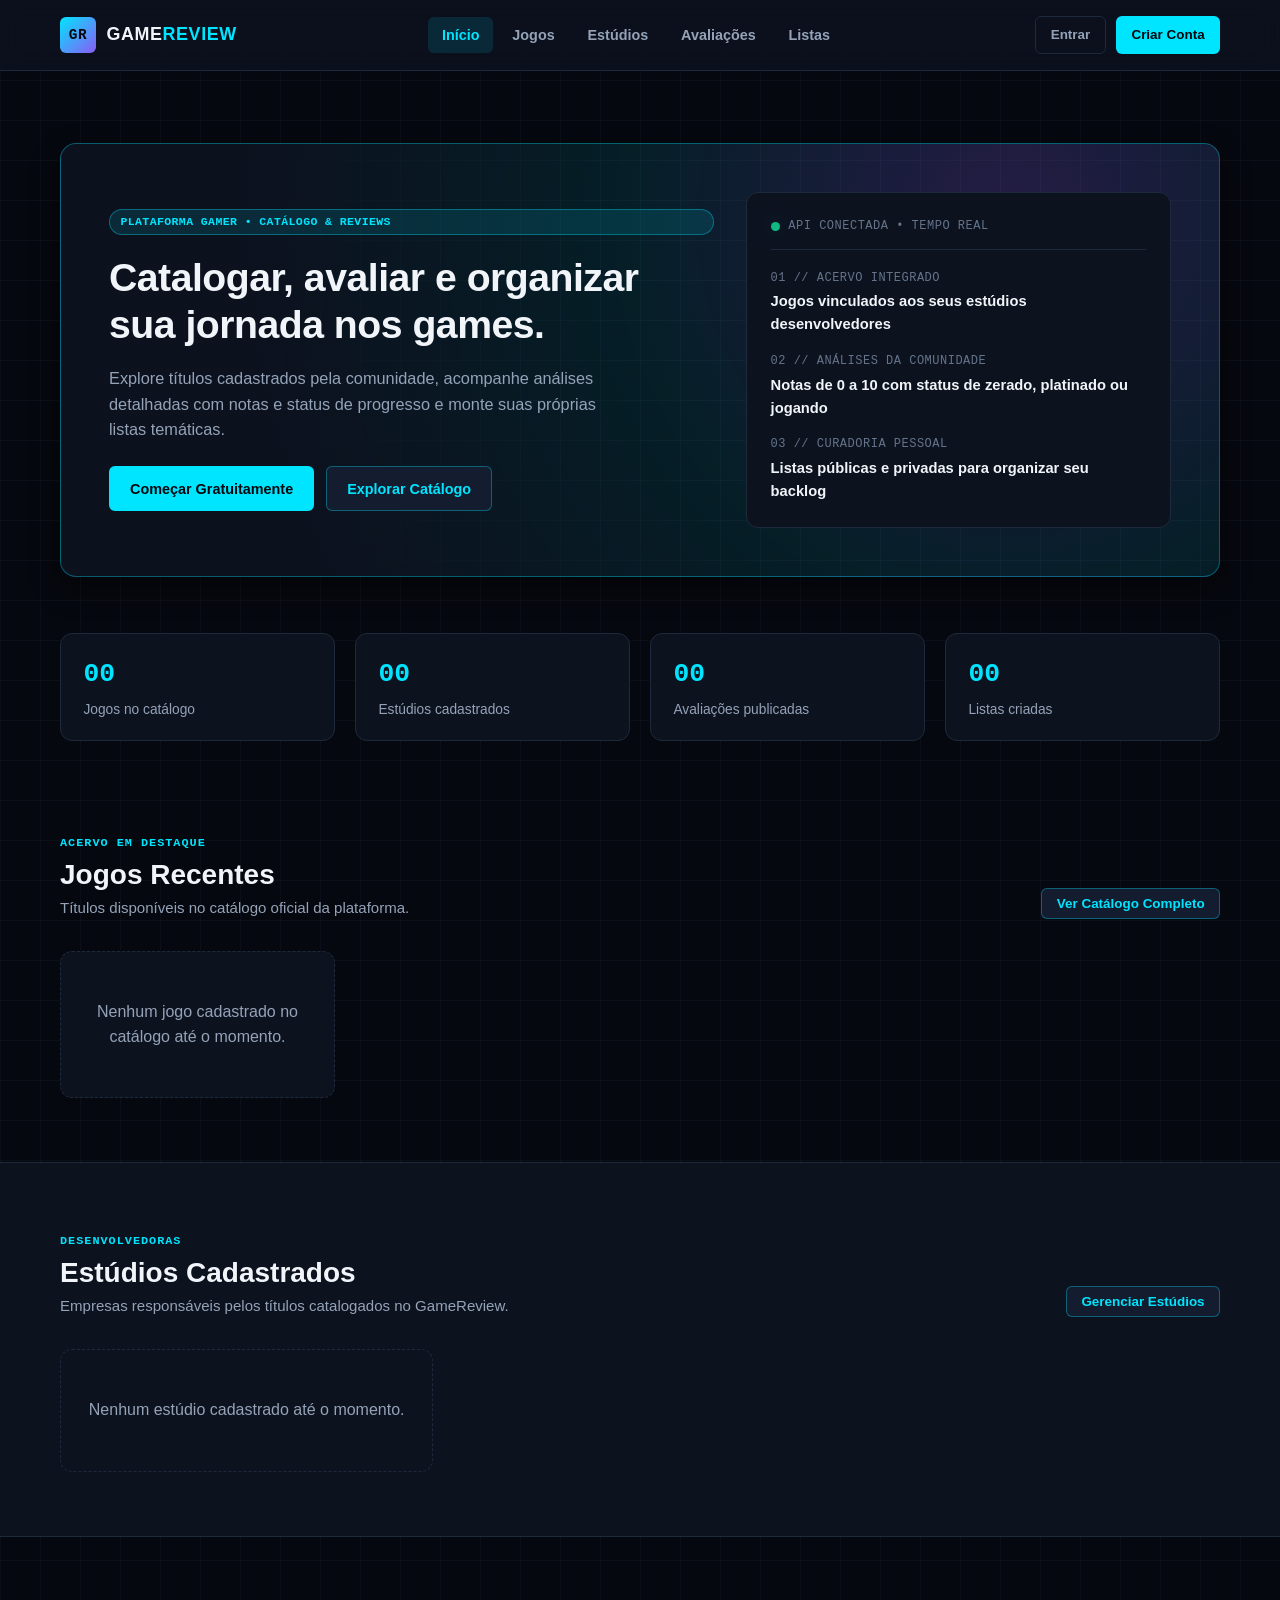
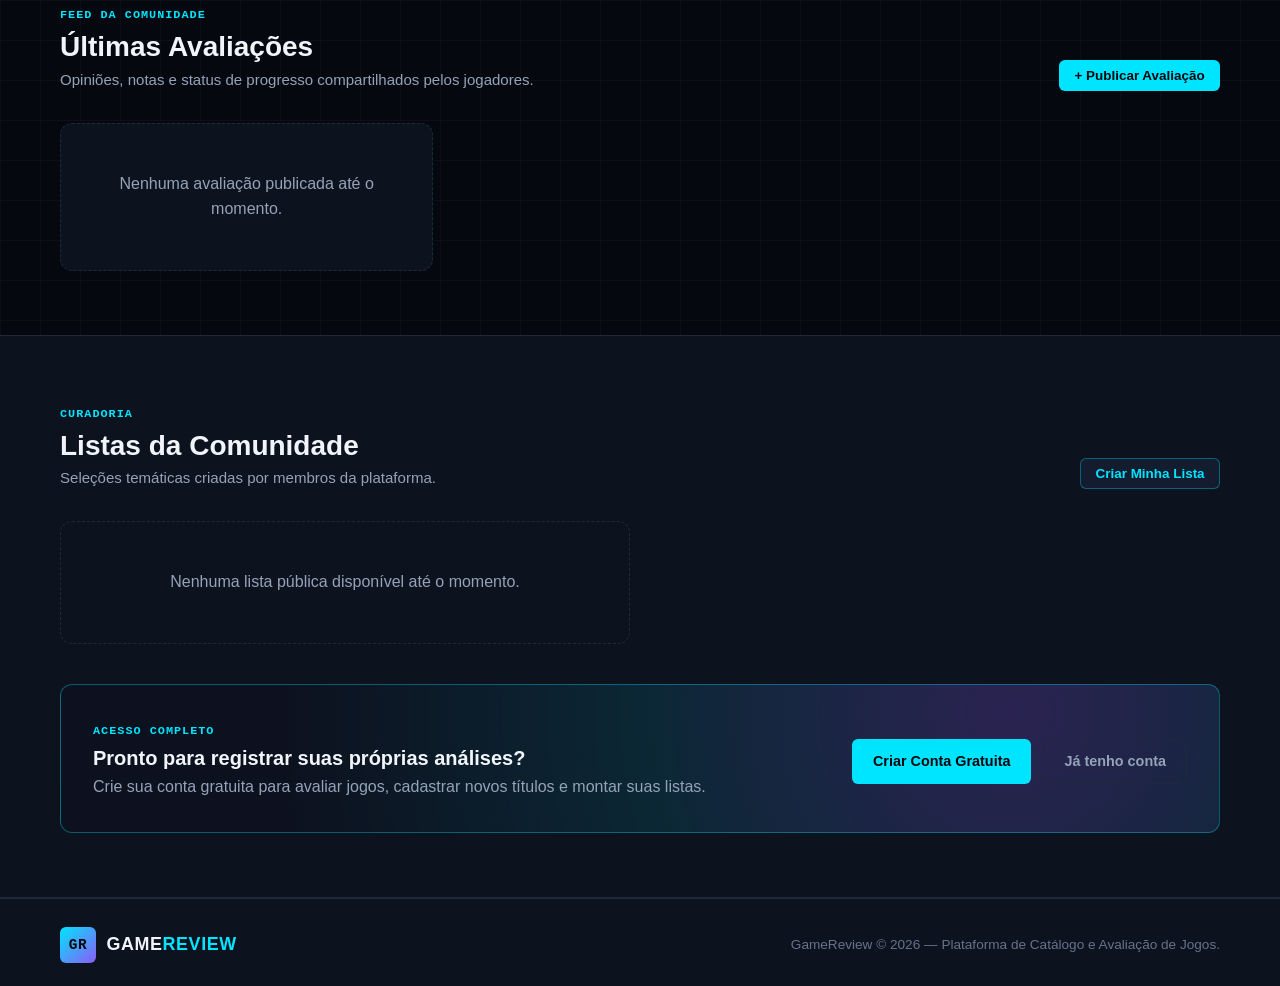
<file: index.html>
<!DOCTYPE html>
<html lang="pt-BR">
<head>
    <meta charset="UTF-8">
    <meta name="viewport" content="width=device-width, initial-scale=1.0">
    <title>GameReview — Catálogo e Avaliações da Comunidade</title>
    <link rel="stylesheet" href="css/style.css">
</head>
<body>
    <header class="site-header">
        <div class="container header-inner">
            <a href="index.html" class="brand">
                <span class="brand-mark">GR</span>
                <span class="brand-name">GAME<span class="brand-accent">REVIEW</span></span>
            </a>

            <button type="button" id="menu-toggle" class="menu-toggle" aria-label="Abrir menu" aria-expanded="false">
                <span class="menu-bar"></span>
                <span class="menu-bar"></span>
                <span class="menu-bar"></span>
            </button>

            <nav id="nav-menu" class="nav-menu" aria-label="Navegação principal">
                <a href="#inicio" class="nav-link active">Início</a>
                <a href="#catalogo" class="nav-link">Jogos</a>
                <a href="#estudios" class="nav-link">Estúdios</a>
                <a href="#avaliacoes" class="nav-link">Avaliações</a>
                <a href="#listas" class="nav-link">Listas</a>
                <div id="home-mobile-auth" class="nav-auth-mobile">
                    <a href="login.html" class="btn btn-ghost btn-sm">Entrar</a>
                    <a href="cadastro.html" class="btn btn-primary btn-sm">Criar Conta</a>
                </div>
            </nav>

            <div id="home-header-actions" class="header-actions">
                <a href="login.html" class="btn btn-ghost btn-sm">Entrar</a>
                <a href="cadastro.html" class="btn btn-primary btn-sm">Criar Conta</a>
            </div>
        </div>
    </header>

    <main class="site-main">
        <section id="inicio" class="hero">
            <div class="container">
                <div class="hero-grid">
                    <div class="hero-content">
                        <span class="badge badge-cyan">PLATAFORMA GAMER • CATÁLOGO & REVIEWS</span>
                        <h1>Catalogar, avaliar e organizar sua jornada nos games.</h1>
                        <p>Explore títulos cadastrados pela comunidade, acompanhe análises detalhadas com notas e status de progresso e monte suas próprias listas temáticas.</p>
                        <div class="hero-actions">
                            <a href="cadastro.html" id="hero-primary-cta" class="btn btn-primary">Começar Gratuitamente</a>
                            <a href="#catalogo" class="btn btn-secondary">Explorar Catálogo</a>
                        </div>
                    </div>

                    <aside class="hero-panel" aria-label="Resumo da plataforma">
                        <div class="hero-panel-header">
                            <span class="status-dot"></span>
                            <span class="mono-label">API CONECTADA • TEMPO REAL</span>
                        </div>
                        <div class="hero-panel-list">
                            <div class="hero-panel-item">
                                <span class="mono-label">01 // ACERVO INTEGRADO</span>
                                <strong>Jogos vinculados aos seus estúdios desenvolvedores</strong>
                            </div>
                            <div class="hero-panel-item">
                                <span class="mono-label">02 // ANÁLISES DA COMUNIDADE</span>
                                <strong>Notas de 0 a 10 com status de zerado, platinado ou jogando</strong>
                            </div>
                            <div class="hero-panel-item">
                                <span class="mono-label">03 // CURADORIA PESSOAL</span>
                                <strong>Listas públicas e privadas para organizar seu backlog</strong>
                            </div>
                        </div>
                    </aside>
                </div>
            </div>
        </section>

        <section class="stats-strip" aria-label="Indicadores da plataforma">
            <div class="container">
                <div class="grid-4">
                    <div class="stat-card">
                        <span id="stat-games" class="stat-value">--</span>
                        <span class="stat-label">Jogos no catálogo</span>
                    </div>
                    <div class="stat-card">
                        <span id="stat-studios" class="stat-value">--</span>
                        <span class="stat-label">Estúdios cadastrados</span>
                    </div>
                    <div class="stat-card">
                        <span id="stat-reviews" class="stat-value">--</span>
                        <span class="stat-label">Avaliações publicadas</span>
                    </div>
                    <div class="stat-card">
                        <span id="stat-lists" class="stat-value">--</span>
                        <span class="stat-label">Listas criadas</span>
                    </div>
                </div>
            </div>
        </section>

        <section id="catalogo" class="section-block">
            <div class="container">
                <div class="home-section-header">
                    <div>
                        <span class="section-kicker">ACERVO EM DESTAQUE</span>
                        <h2>Jogos Recentes</h2>
                        <p>Títulos disponíveis no catálogo oficial da plataforma.</p>
                    </div>
                    <button type="button" class="btn btn-secondary btn-sm" data-auth-target="jogos.html" data-visitor-restricted="cadastrar ou gerenciar jogos">Ver Catálogo Completo</button>
                </div>

                <div id="home-games-grid" class="grid-4">
                    <div class="empty-state">
                        <p>Carregando jogos do catálogo...</p>
                    </div>
                </div>
            </div>
        </section>

        <section id="estudios" class="section-block section-alt">
            <div class="container">
                <div class="home-section-header">
                    <div>
                        <span class="section-kicker">DESENVOLVEDORAS</span>
                        <h2>Estúdios Cadastrados</h2>
                        <p>Empresas responsáveis pelos títulos catalogados no GameReview.</p>
                    </div>
                    <button type="button" class="btn btn-secondary btn-sm" data-auth-target="estudios.html" data-visitor-restricted="explorar ou cadastrar estúdios">Gerenciar Estúdios</button>
                </div>

                <div id="home-studios-grid" class="grid-3">
                    <div class="empty-state">
                        <p>Carregando estúdios cadastrados...</p>
                    </div>
                </div>
            </div>
        </section>

        <section id="avaliacoes" class="section-block">
            <div class="container">
                <div class="home-section-header">
                    <div>
                        <span class="section-kicker">FEED DA COMUNIDADE</span>
                        <h2>Últimas Avaliações</h2>
                        <p>Opiniões, notas e status de progresso compartilhados pelos jogadores.</p>
                    </div>
                    <button type="button" class="btn btn-primary btn-sm" data-auth-target="avaliacoes.html" data-visitor-restricted="publicar uma avaliação">+ Publicar Avaliação</button>
                </div>

                <div id="home-reviews-grid" class="grid-3">
                    <div class="empty-state">
                        <p>Carregando avaliações recentes...</p>
                    </div>
                </div>
            </div>
        </section>

        <section id="listas" class="section-block section-alt">
            <div class="container">
                <div class="home-section-header">
                    <div>
                        <span class="section-kicker">CURADORIA</span>
                        <h2>Listas da Comunidade</h2>
                        <p>Seleções temáticas criadas por membros da plataforma.</p>
                    </div>
                    <button type="button" class="btn btn-secondary btn-sm" data-auth-target="listas.html" data-visitor-restricted="criar ou gerenciar listas">Criar Minha Lista</button>
                </div>

                <div id="home-lists-grid" class="grid-2">
                    <div class="empty-state">
                        <p>Carregando listas da comunidade...</p>
                    </div>
                </div>

                <div class="home-cta-box">
                    <div>
                        <span class="section-kicker">ACESSO COMPLETO</span>
                        <h3>Pronto para registrar suas próprias análises?</h3>
                        <p>Crie sua conta gratuita para avaliar jogos, cadastrar novos títulos e montar suas listas.</p>
                    </div>
                    <div class="hero-actions">
                        <a href="cadastro.html" class="btn btn-primary">Criar Conta Gratuita</a>
                        <a href="login.html" class="btn btn-ghost">Já tenho conta</a>
                    </div>
                </div>
            </div>
        </section>
    </main>

    <footer class="site-footer">
        <div class="container footer-inner">
            <div class="brand">
                <span class="brand-mark">GR</span>
                <span class="brand-name">GAME<span class="brand-accent">REVIEW</span></span>
            </div>
            <p class="footer-copy">GameReview © 2026 — Plataforma de Catálogo e Avaliação de Jogos.</p>
        </div>
    </footer>

    <div id="visitor-toast" class="visitor-toast hidden" role="alert">
        <div class="visitor-toast-header">
            <span class="badge badge-cyan">MODO VISITANTE</span>
            <button type="button" id="close-visitor-toast" class="toast-close" aria-label="Fechar aviso">×</button>
        </div>
        <p id="visitor-toast-text" class="visitor-toast-text">Entre na sua conta para interagir com a plataforma.</p>
        <div class="visitor-toast-actions">
            <a href="login.html" class="btn btn-primary btn-sm">Entrar</a>
            <a href="cadastro.html" class="btn btn-secondary btn-sm">Criar Conta</a>
        </div>
    </div>

    <script src="js/api.js"></script>
    <script src="js/ui.js"></script>
</body>
</html>
</file>
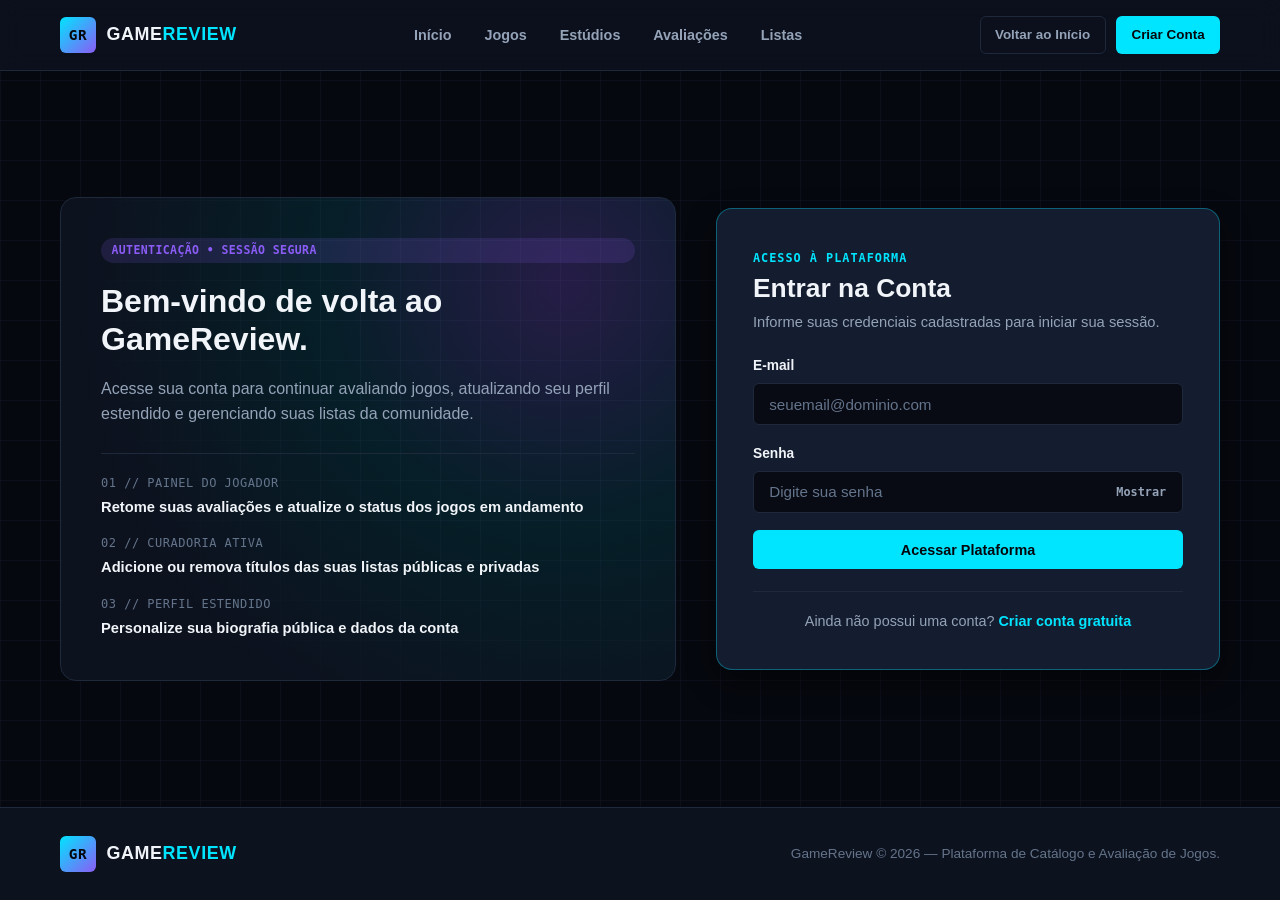
<file: avaliacoes.html>
<!DOCTYPE html>
<html lang="pt-BR">
<head>
    <meta charset="UTF-8">
    <meta name="viewport" content="width=device-width, initial-scale=1.0">
    <title>Avaliações da Comunidade — GameReview</title>
    <link rel="stylesheet" href="css/style.css">
</head>
<body>
    <header class="site-header">
        <div class="container header-inner">
            <a href="index.html" class="brand">
                <span class="brand-mark">GR</span>
                <span class="brand-name">GAME<span class="brand-accent">REVIEW</span></span>
            </a>

            <button type="button" id="menu-toggle" class="menu-toggle" aria-label="Abrir menu" aria-expanded="false">
                <span class="menu-bar"></span>
                <span class="menu-bar"></span>
                <span class="menu-bar"></span>
            </button>

            <nav id="nav-menu" class="nav-menu" aria-label="Navegação principal">
                <a href="jogos.html" class="nav-link">Jogos</a>
                <a href="estudios.html" class="nav-link">Estúdios</a>
                <a href="avaliacoes.html" class="nav-link active">Avaliações</a>
                <a href="listas.html" class="nav-link">Listas</a>
                <a href="perfil.html" class="nav-link">Meu Perfil</a>
                <div class="nav-auth-mobile">
                    <span class="user-badge">
                        <span class="user-badge-name">@jogador</span>
                        <span class="user-badge-id">#00</span>
                    </span>
                    <a href="index.html" class="btn btn-ghost btn-sm" data-logout>Sair</a>
                </div>
            </nav>

            <div class="header-actions">
                <div class="user-badge">
                    <span class="user-badge-name">@jogador</span>
                    <span class="user-badge-id">#00</span>
                </div>
                <a href="index.html" class="btn btn-ghost btn-sm" data-logout>Sair</a>
            </div>
        </div>
    </header>

    <main class="site-main">
        <section class="section-block">
            <div class="container">
                <div class="page-header">
                    <div>
                        <span class="section-kicker">FEED DA COMUNIDADE</span>
                        <h1>Avaliações de Jogos</h1>
                        <p>Compartilhe suas notas, status de progresso e análises detalhadas sobre os títulos do catálogo.</p>
                    </div>
                    <button type="button" class="btn btn-primary" data-open-modal="review-modal" data-modal-mode="create">+ Nova Avaliação</button>
                </div>

                <div id="reviews-feedback" class="form-feedback section-feedback hidden" role="status" aria-live="polite"></div>

                <form id="filter-reviews-form" class="toolbar">
                    <select id="filter-reviews-game" class="form-select">
                        <option value="">Todos os jogos cadastrados</option>
                    </select>
                    <button type="submit" class="btn btn-secondary">Filtrar</button>
                    <button type="button" id="reset-reviews-filter" class="btn btn-ghost">Limpar</button>
                </form>

                <div id="reviews-grid" class="grid-3">
                    <div class="empty-state">
                        <p>Carregando avaliações publicadas...</p>
                    </div>
                </div>

                <div id="reviews-empty-state" class="empty-state hidden">
                    <p>Nenhuma avaliação encontrada para o filtro aplicado.</p>
                </div>
            </div>
        </section>
    </main>

    <footer class="site-footer">
        <div class="container footer-inner">
            <div class="brand">
                <span class="brand-mark">GR</span>
                <span class="brand-name">GAME<span class="brand-accent">REVIEW</span></span>
            </div>
            <p class="footer-copy">GameReview © 2026 — Plataforma de Catálogo e Avaliação de Jogos.</p>
        </div>
    </footer>

    <div id="review-modal" class="modal-backdrop hidden" role="dialog" aria-modal="true" aria-labelledby="review-modal-title">
        <div class="modal-dialog">
            <div class="modal-header">
                <div>
                    <span class="section-kicker">REGISTRAR ANÁLISE</span>
                    <h2 id="review-modal-title">Nova Avaliação</h2>
                </div>
                <button type="button" class="toast-close" data-close-modal aria-label="Fechar modal">×</button>
            </div>

            <div id="review-modal-feedback" class="form-feedback hidden" role="alert"></div>

            <form id="review-form" class="auth-form">
                <input type="hidden" id="review-id" name="id">

                <div class="form-group">
                    <div class="flex-between">
                        <label for="review-game" class="form-label">Jogo avaliado *</label>
                        <button type="button" id="reload-review-games" class="btn btn-ghost btn-sm hidden">Recarregar jogos</button>
                    </div>
                    <select id="review-game" name="jogoId" class="form-select" required>
                        <option value="">Carregando jogos...</option>
                    </select>
                </div>

                <div class="form-row">
                    <div class="form-group">
                        <label for="review-score" class="form-label">Nota (0 a 10) *</label>
                        <input type="number" id="review-score" name="nota" class="form-input" placeholder="Ex: 9.5" min="0" max="10" step="0.1" required>
                    </div>

                    <div class="form-group">
                        <label for="review-status" class="form-label">Status de progresso *</label>
                        <select id="review-status" name="status" class="form-select" required>
                            <option value="JOGANDO">Jogando</option>
                            <option value="ZERADO">Zerado</option>
                            <option value="PLATINADO">Platinado</option>
                            <option value="ABANDONADO">Abandonado</option>
                            <option value="QUERO_JOGAR">Quero Jogar</option>
                        </select>
                    </div>
                </div>

                <div class="form-group">
                    <label for="review-comment" class="form-label">Comentário da análise *</label>
                    <textarea id="review-comment" name="comentario" class="form-input form-textarea" placeholder="Escreva sua opinião sobre jogabilidade, história, trilha sonora e desempenho..." required></textarea>
                </div>

                <div class="modal-footer">
                    <button type="button" class="btn btn-ghost" data-close-modal>Cancelar</button>
                    <button type="submit" class="btn btn-primary">Publicar Avaliação</button>
                </div>
            </form>
        </div>
    </div>

    <div id="delete-review-modal" class="modal-backdrop hidden" role="dialog" aria-modal="true" aria-labelledby="delete-review-title">
        <div class="modal-dialog">
            <div class="modal-header">
                <div>
                    <span class="section-kicker">CONFIRMAÇÃO DE EXCLUSÃO</span>
                    <h2 id="delete-review-title">Excluir Avaliação</h2>
                </div>
                <button type="button" class="toast-close" data-close-modal aria-label="Fechar modal">×</button>
            </div>

            <p>Tem certeza de que deseja excluir sua avaliação do jogo <strong id="delete-review-name"></strong>? Esta ação não poderá ser desfeita.</p>
            <input type="hidden" id="delete-review-id">

            <div class="modal-footer">
                <button type="button" class="btn btn-ghost" data-close-modal>Cancelar</button>
                <button type="button" id="confirm-delete-review" class="btn btn-danger">Confirmar Exclusão</button>
            </div>
        </div>
    </div>

    <script src="js/api.js"></script>
    <script src="js/ui.js"></script>
</body>
</html>
</file>
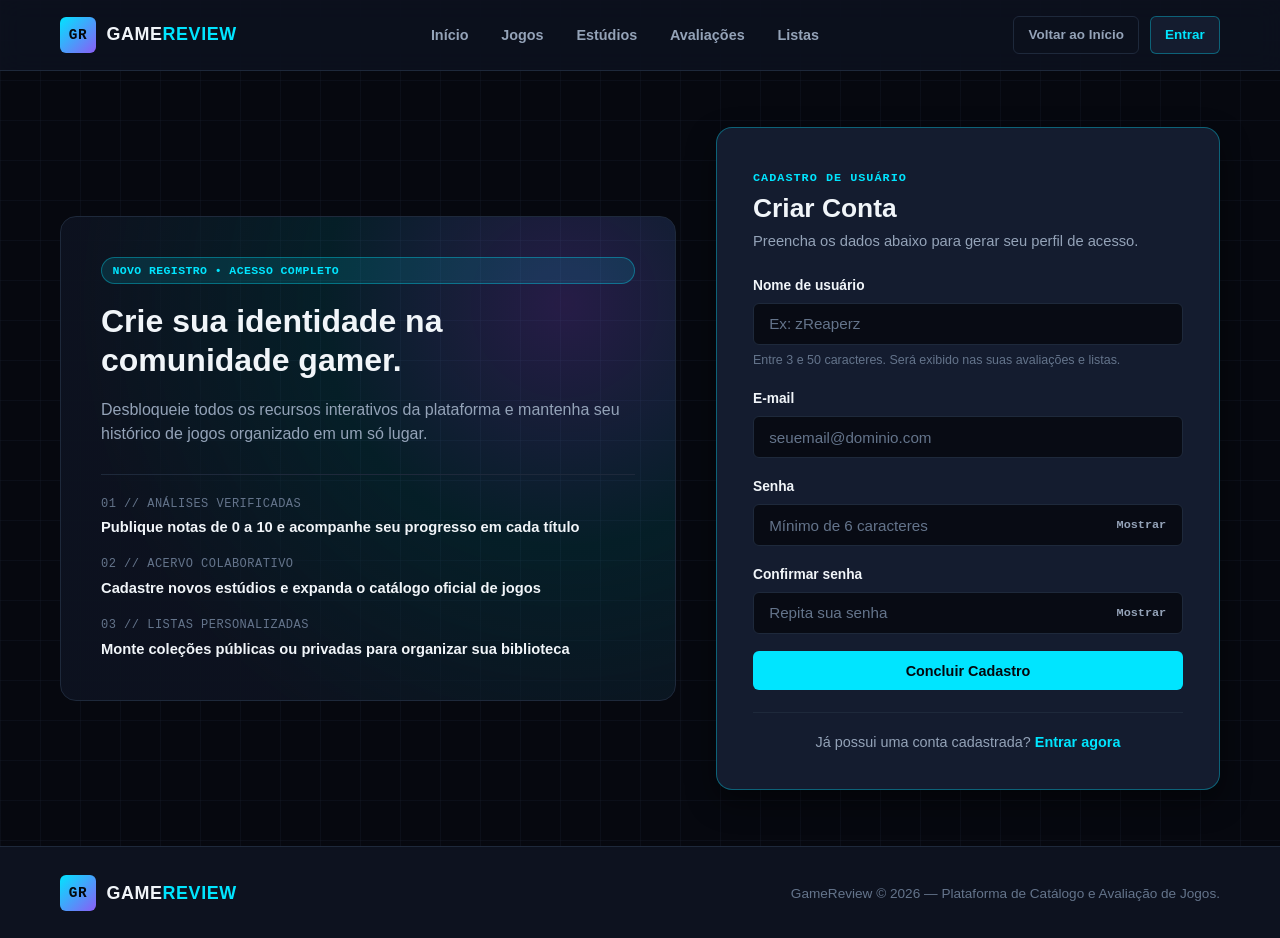
<file: cadastro.html>
<!DOCTYPE html>
<html lang="pt-BR">
<head>
    <meta charset="UTF-8">
    <meta name="viewport" content="width=device-width, initial-scale=1.0">
    <title>Criar Conta — GameReview</title>
    <link rel="stylesheet" href="css/style.css">
</head>
<body>
    <header class="site-header">
        <div class="container header-inner">
            <a href="index.html" class="brand">
                <span class="brand-mark">GR</span>
                <span class="brand-name">GAME<span class="brand-accent">REVIEW</span></span>
            </a>

            <button type="button" id="menu-toggle" class="menu-toggle" aria-label="Abrir menu" aria-expanded="false">
                <span class="menu-bar"></span>
                <span class="menu-bar"></span>
                <span class="menu-bar"></span>
            </button>

            <nav id="nav-menu" class="nav-menu" aria-label="Navegação principal">
                <a href="index.html#inicio" class="nav-link">Início</a>
                <a href="index.html#catalogo" class="nav-link">Jogos</a>
                <a href="index.html#estudios" class="nav-link">Estúdios</a>
                <a href="index.html#avaliacoes" class="nav-link">Avaliações</a>
                <a href="index.html#listas" class="nav-link">Listas</a>
                <div class="nav-auth-mobile">
                    <a href="login.html" class="btn btn-ghost btn-sm">Entrar</a>
                    <a href="cadastro.html" class="btn btn-primary btn-sm">Criar Conta</a>
                </div>
            </nav>

            <div class="header-actions">
                <a href="index.html" class="btn btn-ghost btn-sm">Voltar ao Início</a>
                <a href="login.html" class="btn btn-secondary btn-sm">Entrar</a>
            </div>
        </div>
    </header>

    <main class="site-main auth-main">
        <div class="container auth-layout">
            <aside class="auth-aside" aria-label="Benefícios da conta">
                <span class="badge badge-cyan">NOVO REGISTRO • ACESSO COMPLETO</span>
                <h1>Crie sua identidade na comunidade gamer.</h1>
                <p>Desbloqueie todos os recursos interativos da plataforma e mantenha seu histórico de jogos organizado em um só lugar.</p>

                <div class="auth-aside-list">
                    <div class="auth-aside-item">
                        <span class="mono-label">01 // ANÁLISES VERIFICADAS</span>
                        <strong>Publique notas de 0 a 10 e acompanhe seu progresso em cada título</strong>
                    </div>
                    <div class="auth-aside-item">
                        <span class="mono-label">02 // ACERVO COLABORATIVO</span>
                        <strong>Cadastre novos estúdios e expanda o catálogo oficial de jogos</strong>
                    </div>
                    <div class="auth-aside-item">
                        <span class="mono-label">03 // LISTAS PERSONALIZADAS</span>
                        <strong>Monte coleções públicas ou privadas para organizar sua biblioteca</strong>
                    </div>
                </div>
            </aside>

            <section class="auth-card" aria-labelledby="register-title">
                <div class="auth-header">
                    <span class="section-kicker">CADASTRO DE USUÁRIO</span>
                    <h2 id="register-title">Criar Conta</h2>
                    <p>Preencha os dados abaixo para gerar seu perfil de acesso.</p>
                </div>

                <div id="auth-feedback" class="form-feedback hidden" role="status" aria-live="polite"></div>

                <form id="register-form" class="auth-form">
                    <div class="form-group">
                        <label for="register-username" class="form-label">Nome de usuário</label>
                        <input type="text" id="register-username" name="userName" class="form-input" placeholder="Ex: zReaperz" minlength="3" maxlength="50" required>
                        <span class="form-hint">Entre 3 e 50 caracteres. Será exibido nas suas avaliações e listas.</span>
                    </div>

                    <div class="form-group">
                        <label for="register-email" class="form-label">E-mail</label>
                        <input type="email" id="register-email" name="email" class="form-input" placeholder="seuemail@dominio.com" required>
                    </div>

                    <div class="form-group">
                        <label for="register-password" class="form-label">Senha</label>
                        <div class="input-wrapper">
                            <input type="password" id="register-password" name="senha" class="form-input" placeholder="Mínimo de 6 caracteres" minlength="6" required>
                            <button type="button" class="input-toggle-btn" data-toggle-password="register-password" aria-pressed="false">Mostrar</button>
                        </div>
                    </div>

                    <div class="form-group">
                        <label for="register-confirm-password" class="form-label">Confirmar senha</label>
                        <div class="input-wrapper">
                            <input type="password" id="register-confirm-password" name="confirmarSenha" class="form-input" placeholder="Repita sua senha" minlength="6" required>
                            <button type="button" class="input-toggle-btn" data-toggle-password="register-confirm-password" aria-pressed="false">Mostrar</button>
                        </div>
                    </div>

                    <button type="submit" class="btn btn-primary btn-full">Concluir Cadastro</button>
                </form>

                <div class="auth-footer">
                    <p>Já possui uma conta cadastrada? <a href="login.html" class="auth-link">Entrar agora</a></p>
                </div>
            </section>
        </div>
    </main>

    <footer class="site-footer">
        <div class="container footer-inner">
            <div class="brand">
                <span class="brand-mark">GR</span>
                <span class="brand-name">GAME<span class="brand-accent">REVIEW</span></span>
            </div>
            <p class="footer-copy">GameReview © 2026 — Plataforma de Catálogo e Avaliação de Jogos.</p>
        </div>
    </footer>

    <script src="js/api.js"></script>
    <script src="js/ui.js"></script>
</body>
</html>
</file>
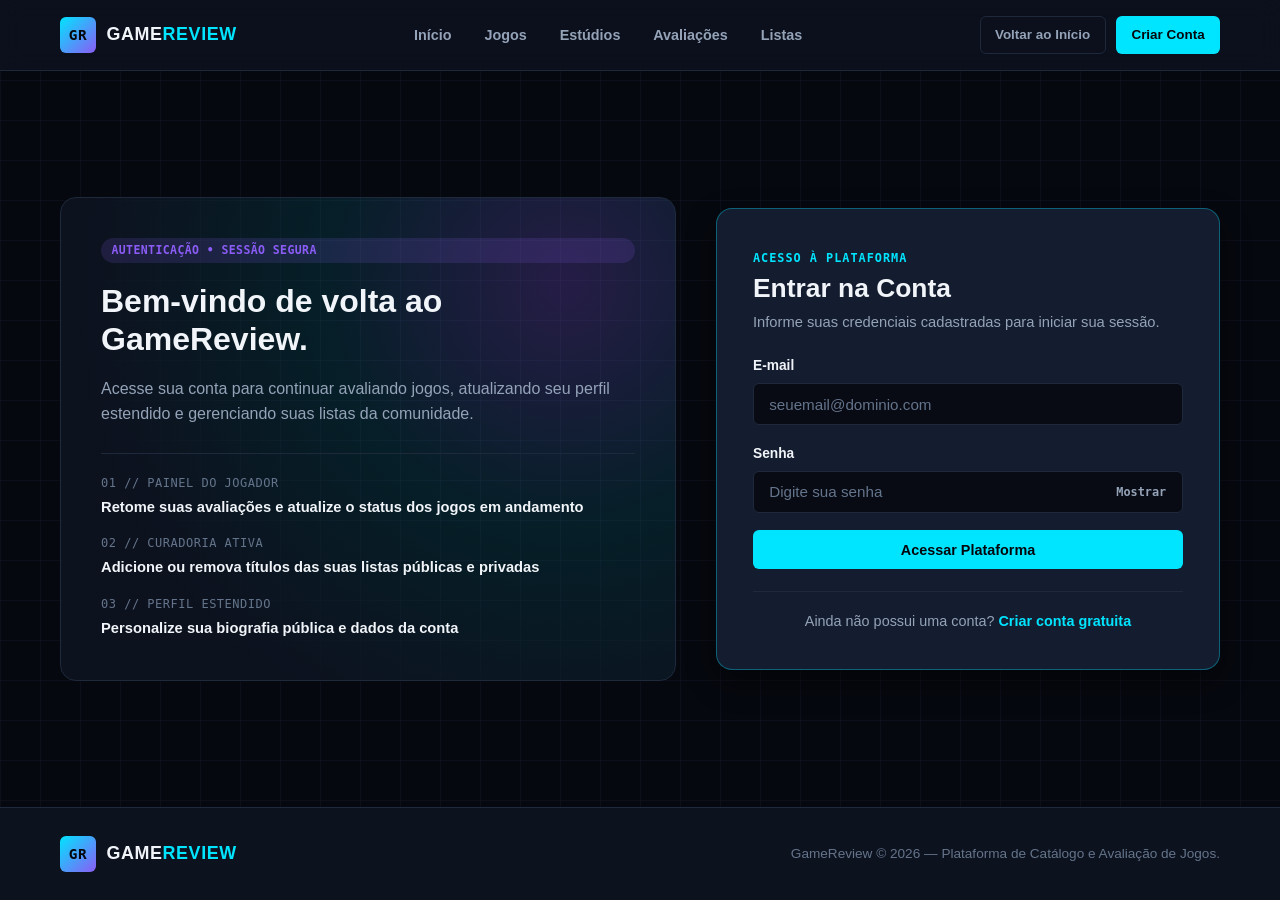
<file: estudios.html>
<!DOCTYPE html>
<html lang="pt-BR">
<head>
    <meta charset="UTF-8">
    <meta name="viewport" content="width=device-width, initial-scale=1.0">
    <title>Estúdios — GameReview</title>
    <link rel="stylesheet" href="css/style.css">
</head>
<body>
    <header class="site-header">
        <div class="container header-inner">
            <a href="index.html" class="brand">
                <span class="brand-mark">GR</span>
                <span class="brand-name">GAME<span class="brand-accent">REVIEW</span></span>
            </a>

            <button type="button" id="menu-toggle" class="menu-toggle" aria-label="Abrir menu" aria-expanded="false">
                <span class="menu-bar"></span>
                <span class="menu-bar"></span>
                <span class="menu-bar"></span>
            </button>

            <nav id="nav-menu" class="nav-menu" aria-label="Navegação principal">
                <a href="jogos.html" class="nav-link">Jogos</a>
                <a href="estudios.html" class="nav-link active">Estúdios</a>
                <a href="avaliacoes.html" class="nav-link">Avaliações</a>
                <a href="listas.html" class="nav-link">Listas</a>
                <a href="perfil.html" class="nav-link">Meu Perfil</a>
                <div class="nav-auth-mobile">
                    <span class="user-badge">
                        <span class="user-badge-name">@jogador</span>
                        <span class="user-badge-id">#00</span>
                    </span>
                    <a href="index.html" class="btn btn-ghost btn-sm" data-logout>Sair</a>
                </div>
            </nav>

            <div class="header-actions">
                <div class="user-badge">
                    <span class="user-badge-name">@jogador</span>
                    <span class="user-badge-id">#00</span>
                </div>
                <a href="index.html" class="btn btn-ghost btn-sm" data-logout>Sair</a>
            </div>
        </div>
    </header>

    <main class="site-main">
        <section class="section-block">
            <div class="container">
                <div class="page-header">
                    <div>
                        <span class="section-kicker">DESENVOLVEDORAS</span>
                        <h1>Estúdios Cadastrados</h1>
                        <p>Gerencie os estúdios responsáveis pelo desenvolvimento dos jogos da plataforma.</p>
                    </div>
                    <button type="button" class="btn btn-primary" data-open-modal="studio-modal" data-modal-mode="create">+ Novo Estúdio</button>
                </div>

                <div id="studios-feedback" class="form-feedback section-feedback hidden" role="status" aria-live="polite"></div>

                <form id="search-studios-form" class="toolbar">
                    <input type="search" id="search-studios-input" class="form-input" placeholder="Buscar estúdio por nome ou país...">
                    <button type="submit" class="btn btn-secondary">Buscar</button>
                    <button type="button" id="reset-studios-search" class="btn btn-ghost">Limpar</button>
                </form>

                <div id="studios-grid" class="grid-3">
                    <div class="empty-state">
                        <p>Carregando estúdios cadastrados...</p>
                    </div>
                </div>

                <div id="studios-empty-state" class="empty-state hidden">
                    <p>Nenhum estúdio encontrado para o filtro aplicado.</p>
                </div>
            </div>
        </section>
    </main>

    <footer class="site-footer">
        <div class="container footer-inner">
            <div class="brand">
                <span class="brand-mark">GR</span>
                <span class="brand-name">GAME<span class="brand-accent">REVIEW</span></span>
            </div>
            <p class="footer-copy">GameReview © 2026 — Plataforma de Catálogo e Avaliação de Jogos.</p>
        </div>
    </footer>

    <div id="studio-modal" class="modal-backdrop hidden" role="dialog" aria-modal="true" aria-labelledby="studio-modal-title">
        <div class="modal-dialog">
            <div class="modal-header">
                <div>
                    <span class="section-kicker">GERENCIAR ESTÚDIOS</span>
                    <h2 id="studio-modal-title">Cadastrar Novo Estúdio</h2>
                </div>
                <button type="button" class="toast-close" data-close-modal aria-label="Fechar modal">×</button>
            </div>

            <form id="studio-form" class="auth-form">
                <input type="hidden" id="studio-id" name="id">

                <div class="form-group">
                    <label for="studio-name" class="form-label">Nome do estúdio *</label>
                    <input type="text" id="studio-name" name="nomeEstudio" class="form-input" placeholder="Ex: Ubisoft Montreal" required>
                </div>

                <div class="form-group">
                    <label for="studio-country" class="form-label">País de fundação *</label>
                    <input type="text" id="studio-country" name="paisFundacao" class="form-input" placeholder="Ex: Canadá" required>
                </div>

                <div class="modal-footer">
                    <button type="button" class="btn btn-ghost" data-close-modal>Cancelar</button>
                    <button type="submit" class="btn btn-primary">Salvar Estúdio</button>
                </div>
            </form>
        </div>
    </div>

    <div id="delete-studio-modal" class="modal-backdrop hidden" role="dialog" aria-modal="true" aria-labelledby="delete-studio-title">
        <div class="modal-dialog">
            <div class="modal-header">
                <div>
                    <span class="section-kicker">CONFIRMAÇÃO DE EXCLUSÃO</span>
                    <h2 id="delete-studio-title">Excluir Estúdio</h2>
                </div>
                <button type="button" class="toast-close" data-close-modal aria-label="Fechar modal">×</button>
            </div>

            <p>Tem certeza de que deseja excluir o estúdio <strong id="delete-studio-name"></strong>? Esta ação não poderá ser desfeita.</p>
            <input type="hidden" id="delete-studio-id">

            <div class="modal-footer">
                <button type="button" class="btn btn-ghost" data-close-modal>Cancelar</button>
                <button type="button" id="confirm-delete-studio" class="btn btn-danger">Confirmar Exclusão</button>
            </div>
        </div>
    </div>

    <script src="js/api.js"></script>
    <script src="js/ui.js"></script>
</body>
</html>
</file>
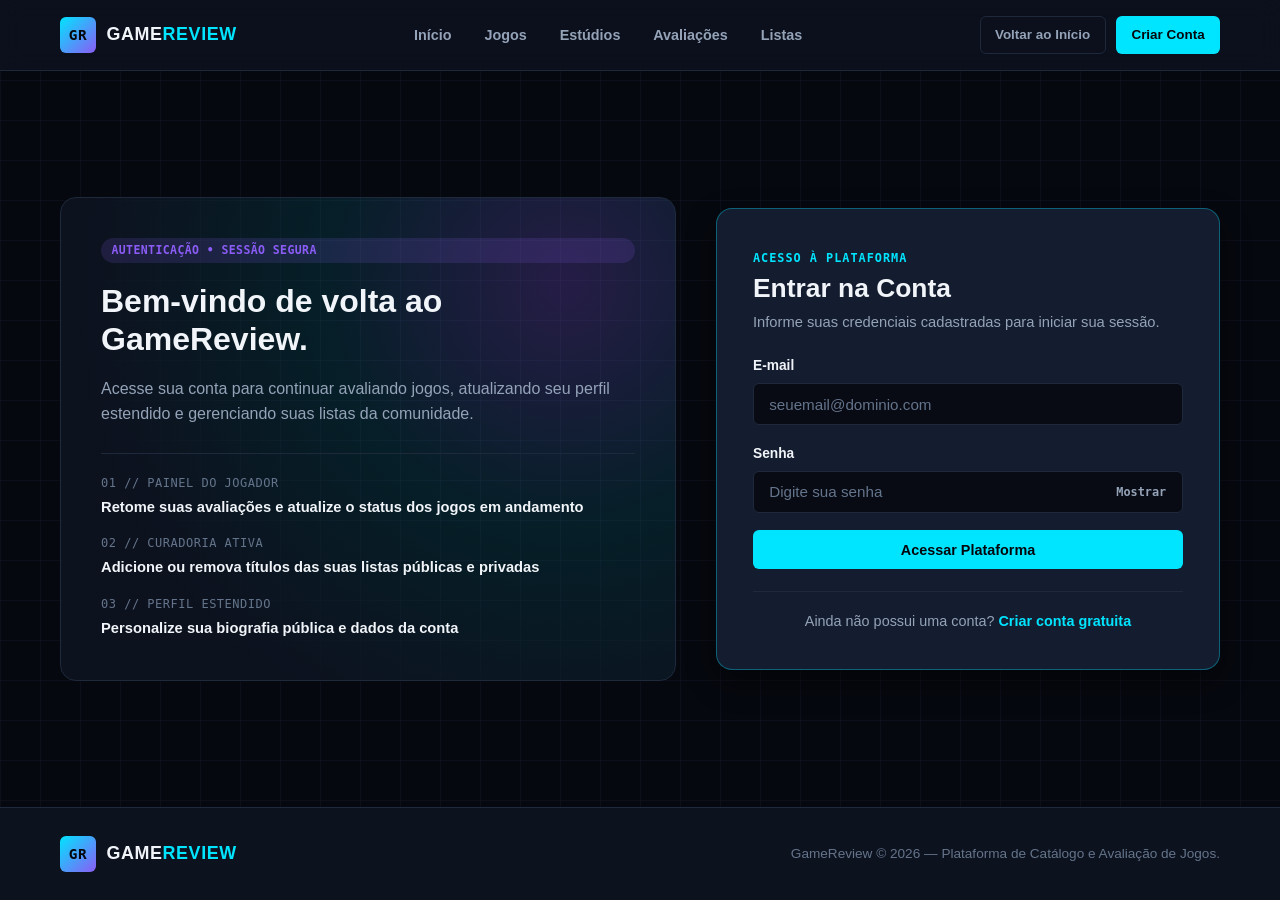
<file: jogos.html>
<!DOCTYPE html>
<html lang="pt-BR">
<head>
    <meta charset="UTF-8">
    <meta name="viewport" content="width=device-width, initial-scale=1.0">
    <title>Catálogo de Jogos — GameReview</title>
    <link rel="stylesheet" href="css/style.css">
</head>
<body>
    <header class="site-header">
        <div class="container header-inner">
            <a href="index.html" class="brand">
                <span class="brand-mark">GR</span>
                <span class="brand-name">GAME<span class="brand-accent">REVIEW</span></span>
            </a>

            <button type="button" id="menu-toggle" class="menu-toggle" aria-label="Abrir menu" aria-expanded="false">
                <span class="menu-bar"></span>
                <span class="menu-bar"></span>
                <span class="menu-bar"></span>
            </button>

            <nav id="nav-menu" class="nav-menu" aria-label="Navegação principal">
                <a href="jogos.html" class="nav-link active">Jogos</a>
                <a href="estudios.html" class="nav-link">Estúdios</a>
                <a href="avaliacoes.html" class="nav-link">Avaliações</a>
                <a href="listas.html" class="nav-link">Listas</a>
                <a href="perfil.html" class="nav-link">Meu Perfil</a>
                <div class="nav-auth-mobile">
                    <span class="user-badge">
                        <span class="user-badge-name">@jogador</span>
                        <span class="user-badge-id">#00</span>
                    </span>
                    <a href="index.html" class="btn btn-ghost btn-sm" data-logout>Sair</a>
                </div>
            </nav>

            <div class="header-actions">
                <div class="user-badge">
                    <span class="user-badge-name">@jogador</span>
                    <span class="user-badge-id">#00</span>
                </div>
                <a href="index.html" class="btn btn-ghost btn-sm" data-logout>Sair</a>
            </div>
        </div>
    </header>

    <main class="site-main">
        <section class="section-block">
            <div class="container">
                <div class="page-header">
                    <div>
                        <span class="section-kicker">CATÁLOGO OFICIAL</span>
                        <h1>Catálogo de Jogos</h1>
                        <p>Explore os títulos cadastrados na plataforma ou adicione novos jogos ao acervo.</p>
                    </div>
                    <button type="button" class="btn btn-primary" data-open-modal="game-modal" data-modal-mode="create">+ Novo Jogo</button>
                </div>

                <div id="games-feedback" class="form-feedback section-feedback hidden" role="status" aria-live="polite"></div>

                <form id="search-games-form" class="toolbar">
                    <input type="search" id="search-games-input" class="form-input" placeholder="Buscar jogo por título ou estúdio...">
                    <button type="submit" class="btn btn-secondary">Buscar</button>
                    <button type="button" id="reset-games-search" class="btn btn-ghost">Limpar</button>
                </form>

                <div id="games-grid" class="grid-4">
                    <div class="empty-state">
                        <p>Carregando jogos cadastrados...</p>
                    </div>
                </div>

                <div id="games-empty-state" class="empty-state hidden">
                    <p>Nenhum jogo encontrado para o filtro aplicado.</p>
                </div>
            </div>
        </section>
    </main>

    <footer class="site-footer">
        <div class="container footer-inner">
            <div class="brand">
                <span class="brand-mark">GR</span>
                <span class="brand-name">GAME<span class="brand-accent">REVIEW</span></span>
            </div>
            <p class="footer-copy">GameReview © 2026 — Plataforma de Catálogo e Avaliação de Jogos.</p>
        </div>
    </footer>

    <div id="game-modal" class="modal-backdrop hidden" role="dialog" aria-modal="true" aria-labelledby="game-modal-title">
        <div class="modal-dialog">
            <div class="modal-header">
                <div>
                    <span class="section-kicker">GERENCIAR CATÁLOGO</span>
                    <h2 id="game-modal-title">Cadastrar Novo Jogo</h2>
                </div>
                <button type="button" class="toast-close" data-close-modal aria-label="Fechar modal">×</button>
            </div>

            <form id="game-form" class="auth-form">
                <input type="hidden" id="game-id" name="id">

                <div class="form-group">
                    <label for="game-title" class="form-label">Título do jogo *</label>
                    <input type="text" id="game-title" name="titulo" class="form-input" placeholder="Ex: Elden Ring" required>
                </div>

                <div class="form-group">
                    <label for="game-studio" class="form-label">Estúdio desenvolvedor *</label>
                    <select id="game-studio" name="estudioId" class="form-select" required>
                        <option value="">Carregando estúdios...</option>
                    </select>
                </div>

                <div class="form-row">
                    <div class="form-group">
                        <label for="game-release" class="form-label">Data de lançamento</label>
                        <input type="date" id="game-release" name="dataLancamento" class="form-input">
                    </div>

                    <div class="form-group">
                        <label for="game-igdb" class="form-label">ID IGDB (opcional)</label>
                        <input type="number" id="game-igdb" name="igdbId" class="form-input" placeholder="Ex: 119133" min="1">
                    </div>
                </div>

                <div class="form-group">
                    <label for="game-cover" class="form-label">URL da capa (opcional)</label>
                    <input type="url" id="game-cover" name="capaUrl" class="form-input" placeholder="https://...">
                </div>

                <div class="modal-footer">
                    <button type="button" class="btn btn-ghost" data-close-modal>Cancelar</button>
                    <button type="submit" class="btn btn-primary">Salvar Jogo</button>
                </div>
            </form>
        </div>
    </div>

    <div id="delete-game-modal" class="modal-backdrop hidden" role="dialog" aria-modal="true" aria-labelledby="delete-game-title">
        <div class="modal-dialog">
            <div class="modal-header">
                <div>
                    <span class="section-kicker">CONFIRMAÇÃO DE EXCLUSÃO</span>
                    <h2 id="delete-game-title">Excluir Jogo</h2>
                </div>
                <button type="button" class="toast-close" data-close-modal aria-label="Fechar modal">×</button>
            </div>

            <p>Tem certeza de que deseja excluir o jogo <strong id="delete-game-name"></strong>? Esta ação não poderá ser desfeita.</p>
            <input type="hidden" id="delete-game-id">

            <div class="modal-footer">
                <button type="button" class="btn btn-ghost" data-close-modal>Cancelar</button>
                <button type="button" id="confirm-delete-game" class="btn btn-danger">Confirmar Exclusão</button>
            </div>
        </div>
    </div>

    <script src="js/api.js"></script>
    <script src="js/ui.js"></script>
</body>
</html>
</file>
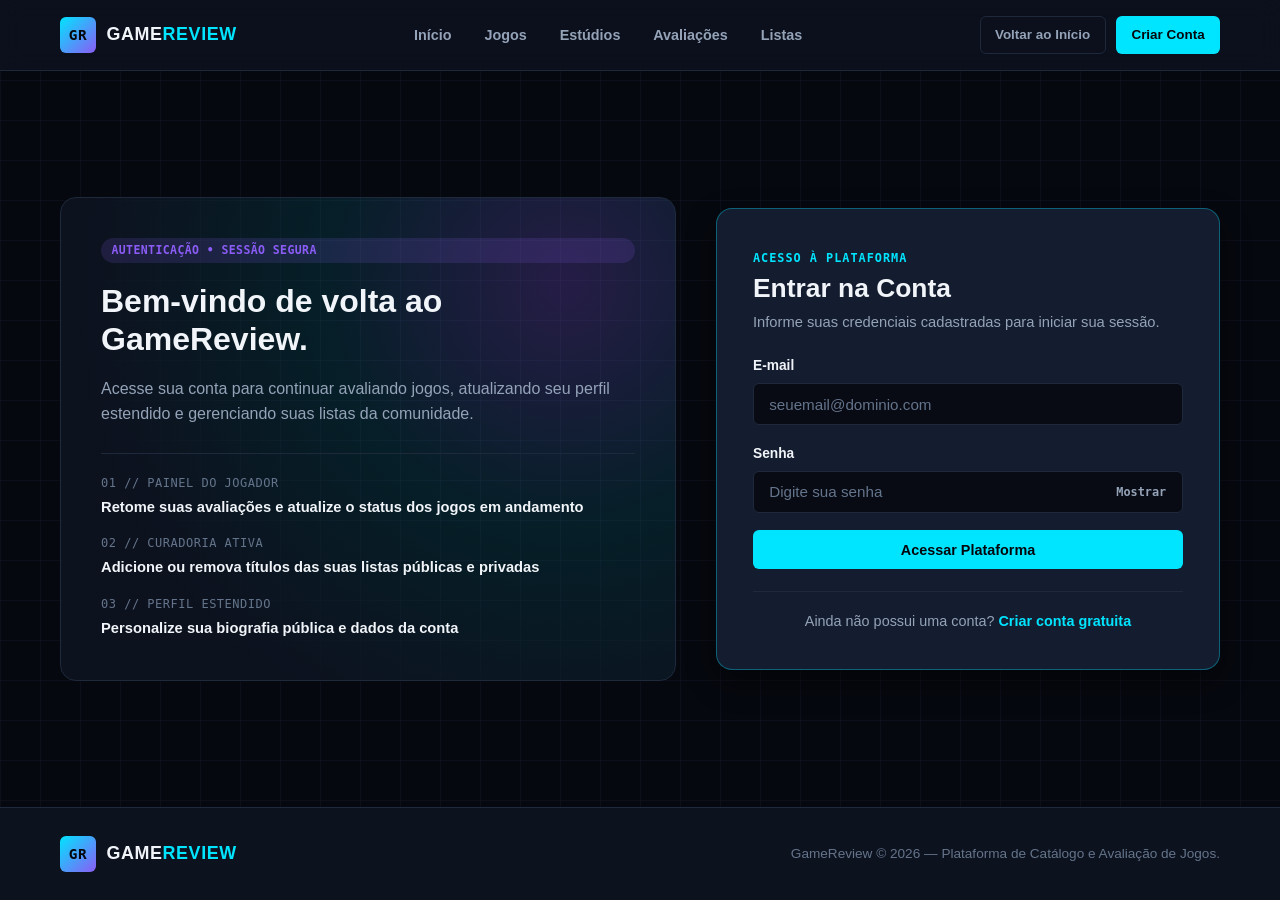
<file: listas.html>
<!DOCTYPE html>
<html lang="pt-BR">
<head>
    <meta charset="UTF-8">
    <meta name="viewport" content="width=device-width, initial-scale=1.0">
    <title>Listas de Jogos — GameReview</title>
    <link rel="stylesheet" href="css/style.css">
</head>
<body>
    <header class="site-header">
        <div class="container header-inner">
            <a href="index.html" class="brand">
                <span class="brand-mark">GR</span>
                <span class="brand-name">GAME<span class="brand-accent">REVIEW</span></span>
            </a>

            <button type="button" id="menu-toggle" class="menu-toggle" aria-label="Abrir menu" aria-expanded="false">
                <span class="menu-bar"></span>
                <span class="menu-bar"></span>
                <span class="menu-bar"></span>
            </button>

            <nav id="nav-menu" class="nav-menu" aria-label="Navegação principal">
                <a href="jogos.html" class="nav-link">Jogos</a>
                <a href="estudios.html" class="nav-link">Estúdios</a>
                <a href="avaliacoes.html" class="nav-link">Avaliações</a>
                <a href="listas.html" class="nav-link active">Listas</a>
                <a href="perfil.html" class="nav-link">Meu Perfil</a>
                <div class="nav-auth-mobile">
                    <span class="user-badge">
                        <span class="user-badge-name">@jogador</span>
                        <span class="user-badge-id">#00</span>
                    </span>
                    <a href="index.html" class="btn btn-ghost btn-sm" data-logout>Sair</a>
                </div>
            </nav>

            <div class="header-actions">
                <div class="user-badge">
                    <span class="user-badge-name">@jogador</span>
                    <span class="user-badge-id">#00</span>
                </div>
                <a href="index.html" class="btn btn-ghost btn-sm" data-logout>Sair</a>
            </div>
        </div>
    </header>

    <main class="site-main">
        <section class="section-block">
            <div class="container">
                <div class="page-header">
                    <div>
                        <span class="section-kicker">COLEÇÕES TEMÁTICAS</span>
                        <h1>Listas de Jogos</h1>
                        <p>Organize seus títulos favoritos em coleções públicas ou privadas e explore recomendações da comunidade.</p>
                    </div>
                    <button type="button" class="btn btn-primary" data-open-modal="list-modal" data-modal-mode="create">+ Nova Lista</button>
                </div>

                <div id="lists-feedback" class="form-feedback section-feedback hidden" role="status" aria-live="polite"></div>

                <div class="toolbar">
                    <button type="button" class="btn btn-secondary btn-sm active" data-list-filter="all">Todas as Listas</button>
                    <button type="button" class="btn btn-secondary btn-sm" data-list-filter="public">Públicas</button>
                    <button type="button" class="btn btn-secondary btn-sm" data-list-filter="mine">Minhas Listas</button>
                </div>

                <div id="lists-grid" class="grid-2">
                    <div class="empty-state">
                        <p>Carregando listas de jogos...</p>
                    </div>
                </div>

                <div id="lists-empty-state" class="empty-state hidden">
                    <p>Nenhuma lista encontrada para o filtro selecionado.</p>
                </div>
            </div>
        </section>
    </main>

    <footer class="site-footer">
        <div class="container footer-inner">
            <div class="brand">
                <span class="brand-mark">GR</span>
                <span class="brand-name">GAME<span class="brand-accent">REVIEW</span></span>
            </div>
            <p class="footer-copy">GameReview © 2026 — Plataforma de Catálogo e Avaliação de Jogos.</p>
        </div>
    </footer>

    <div id="list-modal" class="modal-backdrop hidden" role="dialog" aria-modal="true" aria-labelledby="list-modal-title">
        <div class="modal-dialog">
            <div class="modal-header">
                <div>
                    <span class="section-kicker">GERENCIAR COLEÇÃO</span>
                    <h2 id="list-modal-title">Nova Lista de Jogos</h2>
                </div>
                <button type="button" class="toast-close" data-close-modal aria-label="Fechar modal">×</button>
            </div>

            <div id="list-modal-feedback" class="form-feedback hidden" role="alert"></div>

            <form id="list-form" class="auth-form">
                <input type="hidden" id="list-id" name="id">

                <div class="form-group">
                    <label for="list-name" class="form-label">Nome da lista *</label>
                    <input type="text" id="list-name" name="nome" class="form-input" placeholder="Ex: Melhores RPGs da Década" required>
                </div>

                <div class="form-group">
                    <label for="list-description" class="form-label">Descrição</label>
                    <textarea id="list-description" name="descricao" class="form-input form-textarea" placeholder="Descreva o tema ou critério desta coleção de jogos..."></textarea>
                </div>

                <div class="form-group">
                    <label class="form-label" style="display: flex; align-items: center; gap: 0.5rem; cursor: pointer;">
                        <input type="checkbox" id="list-public" name="isPublica" checked>
                        <span>Lista pública (visível para outros jogadores da plataforma)</span>
                    </label>
                </div>

                <div class="form-group">
                    <div class="flex-between">
                        <span class="form-label">Jogos vinculados à lista</span>
                        <button type="button" id="reload-list-games" class="btn btn-ghost btn-sm hidden">Recarregar jogos</button>
                    </div>
                    <div id="list-games-checklist" style="max-height: 180px; overflow-y: auto; padding: 0.75rem; border: 1px solid rgba(255, 255, 255, 0.12); border-radius: 8px; background: rgba(6, 8, 15, 0.45);">
                        <p class="mono-label">Carregando catálogo de jogos...</p>
                    </div>
                </div>

                <div class="modal-footer">
                    <button type="button" class="btn btn-ghost" data-close-modal>Cancelar</button>
                    <button type="submit" class="btn btn-primary">Salvar Lista</button>
                </div>
            </form>
        </div>
    </div>

    <div id="delete-list-modal" class="modal-backdrop hidden" role="dialog" aria-modal="true" aria-labelledby="delete-list-title">
        <div class="modal-dialog">
            <div class="modal-header">
                <div>
                    <span class="section-kicker">CONFIRMAÇÃO DE EXCLUSÃO</span>
                    <h2 id="delete-list-title">Excluir Lista</h2>
                </div>
                <button type="button" class="toast-close" data-close-modal aria-label="Fechar modal">×</button>
            </div>

            <p>Tem certeza de que deseja excluir a lista <strong id="delete-list-name"></strong>? Esta ação não poderá ser desfeita.</p>
            <input type="hidden" id="delete-list-id">

            <div class="modal-footer">
                <button type="button" class="btn btn-ghost" data-close-modal>Cancelar</button>
                <button type="button" id="confirm-delete-list" class="btn btn-danger">Confirmar Exclusão</button>
            </div>
        </div>
    </div>

    <script src="js/api.js"></script>
    <script src="js/ui.js"></script>
</body>
</html>
</file>
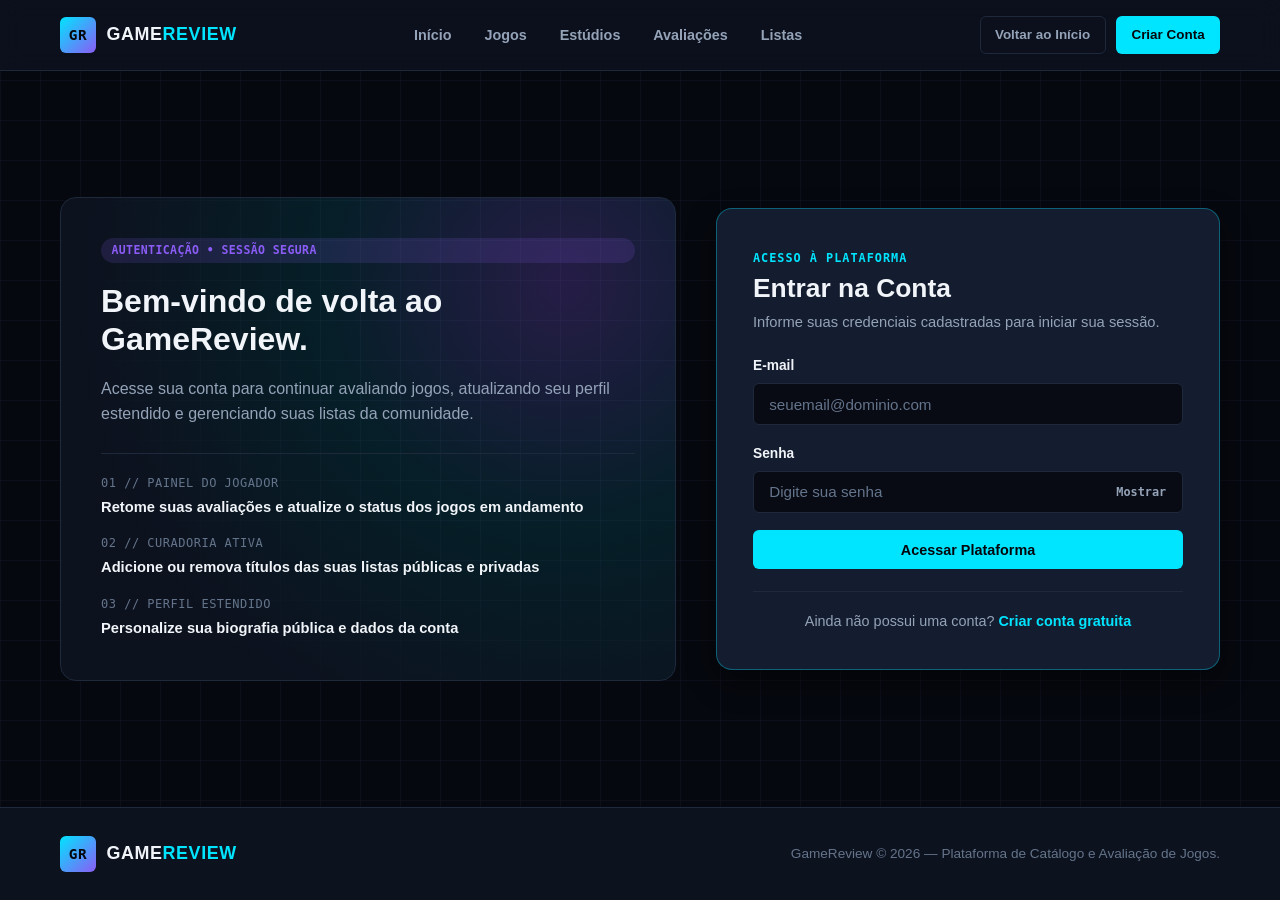
<file: login.html>
<!DOCTYPE html>
<html lang="pt-BR">
<head>
    <meta charset="UTF-8">
    <meta name="viewport" content="width=device-width, initial-scale=1.0">
    <title>Entrar — GameReview</title>
    <link rel="stylesheet" href="css/style.css">
</head>
<body>
    <header class="site-header">
        <div class="container header-inner">
            <a href="index.html" class="brand">
                <span class="brand-mark">GR</span>
                <span class="brand-name">GAME<span class="brand-accent">REVIEW</span></span>
            </a>

            <button type="button" id="menu-toggle" class="menu-toggle" aria-label="Abrir menu" aria-expanded="false">
                <span class="menu-bar"></span>
                <span class="menu-bar"></span>
                <span class="menu-bar"></span>
            </button>

            <nav id="nav-menu" class="nav-menu" aria-label="Navegação principal">
                <a href="index.html#inicio" class="nav-link">Início</a>
                <a href="index.html#catalogo" class="nav-link">Jogos</a>
                <a href="index.html#estudios" class="nav-link">Estúdios</a>
                <a href="index.html#avaliacoes" class="nav-link">Avaliações</a>
                <a href="index.html#listas" class="nav-link">Listas</a>
                <div class="nav-auth-mobile">
                    <a href="login.html" class="btn btn-ghost btn-sm">Entrar</a>
                    <a href="cadastro.html" class="btn btn-primary btn-sm">Criar Conta</a>
                </div>
            </nav>

            <div class="header-actions">
                <a href="index.html" class="btn btn-ghost btn-sm">Voltar ao Início</a>
                <a href="cadastro.html" class="btn btn-primary btn-sm">Criar Conta</a>
            </div>
        </div>
    </header>

    <main class="site-main auth-main">
        <div class="container auth-layout">
            <aside class="auth-aside" aria-label="Informações de acesso">
                <span class="badge badge-violet">AUTENTICAÇÃO • SESSÃO SEGURA</span>
                <h1>Bem-vindo de volta ao GameReview.</h1>
                <p>Acesse sua conta para continuar avaliando jogos, atualizando seu perfil estendido e gerenciando suas listas da comunidade.</p>

                <div class="auth-aside-list">
                    <div class="auth-aside-item">
                        <span class="mono-label">01 // PAINEL DO JOGADOR</span>
                        <strong>Retome suas avaliações e atualize o status dos jogos em andamento</strong>
                    </div>
                    <div class="auth-aside-item">
                        <span class="mono-label">02 // CURADORIA ATIVA</span>
                        <strong>Adicione ou remova títulos das suas listas públicas e privadas</strong>
                    </div>
                    <div class="auth-aside-item">
                        <span class="mono-label">03 // PERFIL ESTENDIDO</span>
                        <strong>Personalize sua biografia pública e dados da conta</strong>
                    </div>
                </div>
            </aside>

            <section class="auth-card" aria-labelledby="login-title">
                <div class="auth-header">
                    <span class="section-kicker">ACESSO À PLATAFORMA</span>
                    <h2 id="login-title">Entrar na Conta</h2>
                    <p>Informe suas credenciais cadastradas para iniciar sua sessão.</p>
                </div>

                <div id="auth-feedback" class="form-feedback hidden" role="status" aria-live="polite"></div>

                <form id="login-form" class="auth-form">
                    <div class="form-group">
                        <label for="login-email" class="form-label">E-mail</label>
                        <input type="email" id="login-email" name="email" class="form-input" placeholder="seuemail@dominio.com" required>
                    </div>

                    <div class="form-group">
                        <label for="login-password" class="form-label">Senha</label>
                        <div class="input-wrapper">
                            <input type="password" id="login-password" name="senha" class="form-input" placeholder="Digite sua senha" minlength="6" required>
                            <button type="button" class="input-toggle-btn" data-toggle-password="login-password" aria-pressed="false">Mostrar</button>
                        </div>
                    </div>

                    <button type="submit" class="btn btn-primary btn-full">Acessar Plataforma</button>
                </form>

                <div class="auth-footer">
                    <p>Ainda não possui uma conta? <a href="cadastro.html" class="auth-link">Criar conta gratuita</a></p>
                </div>
            </section>
        </div>
    </main>

    <footer class="site-footer">
        <div class="container footer-inner">
            <div class="brand">
                <span class="brand-mark">GR</span>
                <span class="brand-name">GAME<span class="brand-accent">REVIEW</span></span>
            </div>
            <p class="footer-copy">GameReview © 2026 — Plataforma de Catálogo e Avaliação de Jogos.</p>
        </div>
    </footer>

    <script src="js/api.js"></script>
    <script src="js/ui.js"></script>
</body>
</html>
</file>
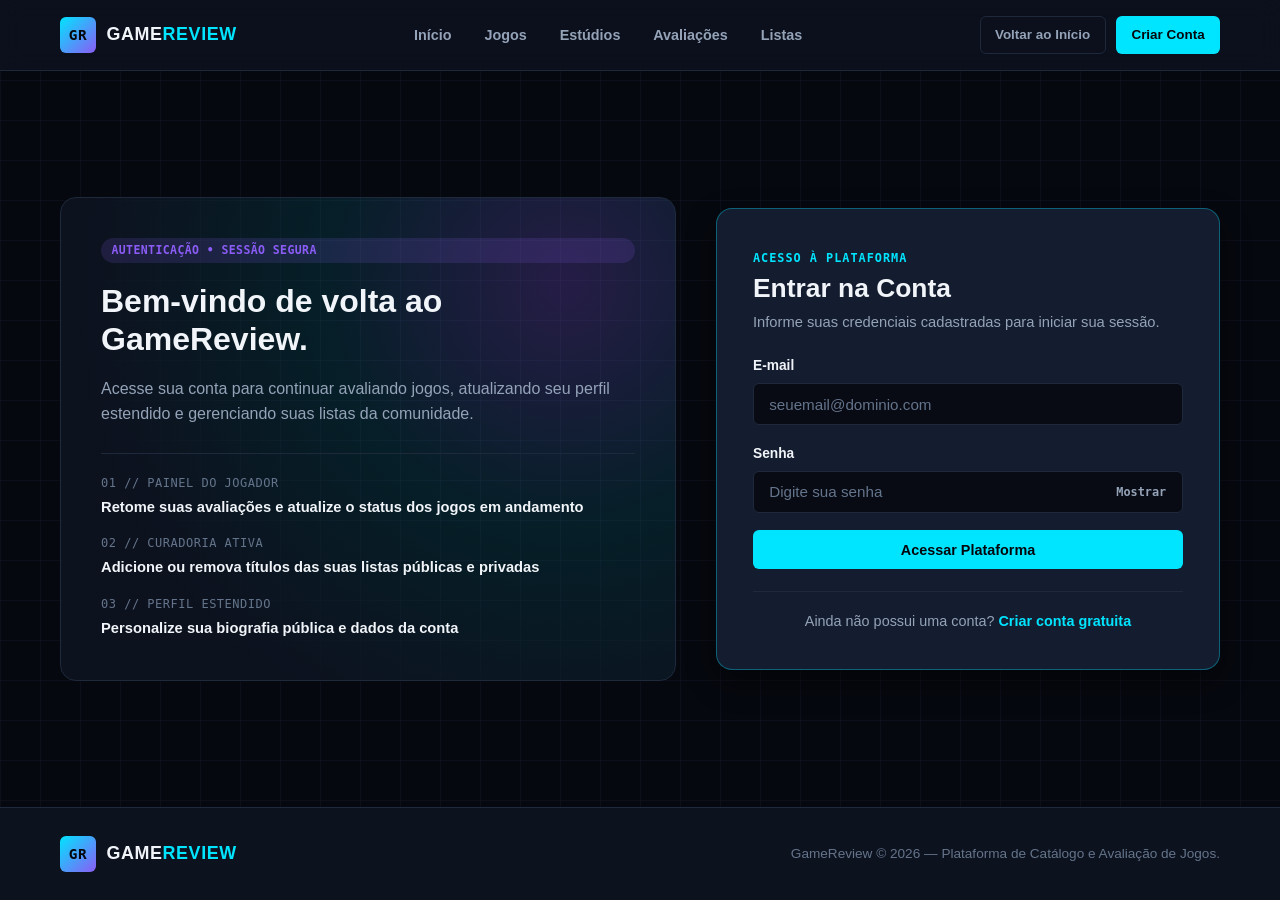
<file: perfil.html>
<!DOCTYPE html>
<html lang="pt-BR">
<head>
    <meta charset="UTF-8">
    <meta name="viewport" content="width=device-width, initial-scale=1.0">
    <title>Meu Perfil — GameReview</title>
    <link rel="stylesheet" href="css/style.css">
</head>
<body>
    <header class="site-header">
        <div class="container header-inner">
            <a href="index.html" class="brand">
                <span class="brand-mark">GR</span>
                <span class="brand-name">GAME<span class="brand-accent">REVIEW</span></span>
            </a>

            <button type="button" id="menu-toggle" class="menu-toggle" aria-label="Abrir menu" aria-expanded="false">
                <span class="menu-bar"></span>
                <span class="menu-bar"></span>
                <span class="menu-bar"></span>
            </button>

            <nav id="nav-menu" class="nav-menu" aria-label="Navegação principal">
                <a href="jogos.html" class="nav-link">Jogos</a>
                <a href="estudios.html" class="nav-link">Estúdios</a>
                <a href="avaliacoes.html" class="nav-link">Avaliações</a>
                <a href="listas.html" class="nav-link">Listas</a>
                <a href="perfil.html" class="nav-link active">Meu Perfil</a>
                <div class="nav-auth-mobile">
                    <span class="user-badge">
                        <span class="user-badge-name">@jogador</span>
                        <span class="user-badge-id">#00</span>
                    </span>
                    <a href="index.html" class="btn btn-ghost btn-sm" data-logout>Sair</a>
                </div>
            </nav>

            <div class="header-actions">
                <div class="user-badge">
                    <span class="user-badge-name">@jogador</span>
                    <span class="user-badge-id">#00</span>
                </div>
                <a href="index.html" class="btn btn-ghost btn-sm" data-logout>Sair</a>
            </div>
        </div>
    </header>

    <main class="site-main">
        <section class="section-block">
            <div class="container">
                <div class="page-header">
                    <div>
                        <span class="section-kicker">CONFIGURAÇÕES DO JOGADOR</span>
                        <h1>Meu Perfil</h1>
                        <p>Gerencie suas credenciais de acesso e personalize as informações públicas da sua conta.</p>
                    </div>
                </div>

                <div class="profile-banner">
                    <div class="profile-identity">
                        <div id="profile-avatar-initials" class="profile-avatar" aria-hidden="true">GR</div>
                        <div class="profile-summary">
                            <div class="flex-between">
                                <span id="profile-badge-id" class="badge badge-cyan">CONTA VERIFICADA • ID #00</span>
                            </div>
                            <h2 id="profile-display-username">@jogador</h2>
                            <p id="profile-display-bio">Carregando informações do perfil...</p>
                            <span id="profile-display-birthdate" class="mono-label">NASCIMENTO: --</span>
                        </div>
                    </div>

                    <div class="profile-metrics">
                        <div class="stat-card">
                            <span id="profile-stat-reviews" class="stat-value">--</span>
                            <span class="stat-label">Avaliações publicadas</span>
                        </div>
                        <div class="stat-card">
                            <span id="profile-stat-lists" class="stat-value">--</span>
                            <span class="stat-label">Listas criadas</span>
                        </div>
                    </div>
                </div>

                <div class="profile-grid">
                    <section class="auth-card" aria-labelledby="public-profile-title">
                        <div class="auth-header">
                            <span class="section-kicker">PERFIL ESTENDIDO</span>
                            <h2 id="public-profile-title">Informações Públicas</h2>
                            <p>Dados exibidos junto às suas avaliações e listas na comunidade.</p>
                        </div>

                        <div id="profile-feedback" class="form-feedback hidden" role="status" aria-live="polite"></div>

                        <form id="profile-form" class="auth-form">
                            <div class="form-group">
                                <label for="profile-bio" class="form-label">Biografia</label>
                                <textarea id="profile-bio" name="bio" class="form-input form-textarea" rows="4" maxlength="255" placeholder="Conte um pouco sobre seus gêneros e plataformas favoritos..."></textarea>
                                <span class="form-hint">Máximo de 255 caracteres.</span>
                            </div>

                            <div class="form-group">
                                <label for="profile-birthdate" class="form-label">Data de nascimento</label>
                                <input type="date" id="profile-birthdate" name="dataNasc" class="form-input">
                            </div>

                            <button type="submit" class="btn btn-primary btn-full">Salvar Perfil Público</button>
                        </form>
                    </section>

                    <section class="auth-card" aria-labelledby="account-settings-title">
                        <div class="auth-header">
                            <span class="section-kicker">CREDENCIAIS E ACESSO</span>
                            <h2 id="account-settings-title">Dados da Conta</h2>
                            <p>Atualize seu nome de usuário, e-mail cadastrado ou redefina sua senha.</p>
                        </div>

                        <div id="account-feedback" class="form-feedback hidden" role="status" aria-live="polite"></div>

                        <form id="account-form" class="auth-form">
                            <div class="form-group">
                                <label for="account-username" class="form-label">Nome de usuário *</label>
                                <input type="text" id="account-username" name="userName" class="form-input" minlength="3" maxlength="50" required>
                            </div>

                            <div class="form-group">
                                <label for="account-email" class="form-label">E-mail *</label>
                                <input type="email" id="account-email" name="email" class="form-input" required>
                            </div>

                            <div class="form-group">
                                <label for="account-password" class="form-label">Nova senha (opcional)</label>
                                <div class="input-wrapper">
                                    <input type="password" id="account-password" name="senha" class="form-input" placeholder="Preencha apenas se desejar alterar" minlength="6">
                                    <button type="button" class="input-toggle-btn" data-toggle-password="account-password" aria-pressed="false">Mostrar</button>
                                </div>
                                <span class="form-hint">Deixe em branco para manter a senha atual.</span>
                            </div>

                            <button type="submit" class="btn btn-secondary btn-full">Atualizar Dados da Conta</button>
                        </form>
                    </section>
                </div>

                <div class="danger-box">
                    <div>
                        <span class="section-kicker">ENCERRAMENTO DE CONTA</span>
                        <h3>Excluir Conta Permanentemente</h3>
                        <p>Remove seu usuário, perfil estendido, avaliações e listas vinculadas da plataforma.</p>
                    </div>
                    <button type="button" class="btn btn-danger" data-open-modal="delete-account-modal">Excluir Minha Conta</button>
                </div>
            </div>
        </section>
    </main>

    <footer class="site-footer">
        <div class="container footer-inner">
            <div class="brand">
                <span class="brand-mark">GR</span>
                <span class="brand-name">GAME<span class="brand-accent">REVIEW</span></span>
            </div>
            <p class="footer-copy">GameReview © 2026 — Plataforma de Catálogo e Avaliação de Jogos.</p>
        </div>
    </footer>

    <div id="delete-account-modal" class="modal-backdrop hidden" role="dialog" aria-modal="true" aria-labelledby="delete-account-title">
        <div class="modal-dialog">
            <div class="modal-header">
                <div>
                    <span class="section-kicker">AÇÃO IRREVERSÍVEL</span>
                    <h2 id="delete-account-title">Confirmar Exclusão de Conta</h2>
                </div>
                <button type="button" class="toast-close" data-close-modal aria-label="Fechar modal">×</button>
            </div>

            <div id="delete-account-feedback" class="form-feedback hidden" role="alert"></div>

            <p>Tem certeza de que deseja excluir permanentemente a sua conta <strong id="delete-account-username">@jogador</strong>? Todos os seus registros serão removidos.</p>

            <div class="modal-footer">
                <button type="button" class="btn btn-ghost" data-close-modal>Cancelar</button>
                <button type="button" id="confirm-delete-account" class="btn btn-danger">Confirmar Exclusão</button>
            </div>
        </div>
    </div>

    <script src="js/api.js"></script>
    <script src="js/ui.js"></script>
</body>
</html>
</file>
<file: css/style.css>
*,
*::before,
*::after {
    box-sizing: border-box;
    margin: 0;
    padding: 0;
}

html {
    scroll-behavior: smooth;
    font-size: 16px;
}

img,
svg {
    display: block;
    max-width: 100%;
}

button,
input,
select,
textarea {
    font-family: inherit;
    font-size: inherit;
    color: inherit;
}

a {
    color: inherit;
    text-decoration: none;
}

ul,
ol {
    list-style: none;
}

:root {
    --color-bg-base: #06080f;
    --color-bg-surface: #0d121f;
    --color-bg-elevated: #141c2f;
    --color-bg-input: #080b14;
    --color-bg-glass: rgba(13, 18, 31, 0.88);
    --color-bg-overlay: rgba(4, 7, 13, 0.84);
    --color-primary: #00e5ff;
    --color-primary-hover: #38efff;
    --color-primary-soft: rgba(0, 229, 255, 0.12);
    --color-secondary: #8b5cf6;
    --color-secondary-soft: rgba(139, 92, 246, 0.15);
    --color-accent: #ec4899;
    --color-success: #10b981;
    --color-success-soft: rgba(16, 185, 129, 0.15);
    --color-warning: #f59e0b;
    --color-warning-soft: rgba(245, 158, 11, 0.15);
    --color-danger: #ef4444;
    --color-danger-soft: rgba(239, 68, 68, 0.15);
    --color-text-primary: #f1f5f9;
    --color-text-secondary: #94a3b8;
    --color-text-muted: #64748b;
    --color-text-inverse: #04070d;
    --color-border: #1e293b;
    --color-border-bright: rgba(0, 229, 255, 0.35);
    --color-border-danger: rgba(239, 68, 68, 0.45);
    --color-border-success: rgba(16, 185, 129, 0.45);
    --color-transparent: transparent;
    --gradient-brand: linear-gradient(135deg, #00e5ff 0%, #8b5cf6 100%);
    --gradient-hero: radial-gradient(circle at 82% 18%, rgba(139, 92, 246, 0.24) 0%, rgba(0, 229, 255, 0.1) 38%, rgba(13, 18, 31, 0.96) 76%);
    --gradient-grid: linear-gradient(rgba(30, 41, 59, 0.22) 1px, transparent 1px), linear-gradient(90deg, rgba(30, 41, 59, 0.22) 1px, transparent 1px);
    --gradient-cover-1: linear-gradient(135deg, #0b1120 0%, #1e1b4b 52%, #0e7490 100%);
    --gradient-cover-2: linear-gradient(135deg, #111827 0%, #3b0764 55%, #831843 100%);
    --gradient-cover-3: linear-gradient(135deg, #090d16 0%, #064e3b 55%, #1d4ed8 100%);
    --gradient-cover-4: linear-gradient(135deg, #18181b 0%, #312e81 52%, #4c1d95 100%);
    --shadow-card: 0 12px 30px rgba(0, 0, 0, 0.45);
    --shadow-glow: 0 0 22px rgba(0, 229, 255, 0.24);
    --font-sans: 'Inter', -apple-system, BlinkMacSystemFont, 'Segoe UI', Roboto, sans-serif;
    --font-mono: 'JetBrains Mono', 'Fira Code', Consolas, monospace;
    --radius-sm: 6px;
    --radius-md: 12px;
    --radius-lg: 16px;
    --radius-full: 999px;
    --transition-fast: 0.2s ease;
}

body {
    font-family: var(--font-sans);
    background-color: var(--color-bg-base);
    background-image: var(--gradient-grid);
    background-size: 40px 40px;
    color: var(--color-text-primary);
    line-height: 1.55;
    min-height: 100vh;
    display: flex;
    flex-direction: column;
}

::selection {
    background-color: var(--color-primary);
    color: var(--color-text-inverse);
}

h1,
h2,
h3,
h4 {
    line-height: 1.2;
    font-weight: 700;
    color: var(--color-text-primary);
}

p {
    color: var(--color-text-secondary);
}

.container {
    width: 100%;
    max-width: 1200px;
    margin: 0 auto;
    padding: 0 1.25rem;
}

.site-header {
    position: sticky;
    top: 0;
    z-index: 40;
    background-color: var(--color-bg-glass);
    backdrop-filter: blur(12px);
    border-bottom: 1px solid var(--color-border);
}

.header-inner {
    height: 70px;
    display: flex;
    align-items: center;
    justify-content: space-between;
    gap: 1rem;
}

.header-actions {
    display: flex;
    align-items: center;
    gap: 0.65rem;
}

.site-main {
    flex: 1;
}

.section-block {
    padding: 4rem 0;
}

.section-alt {
    background-color: var(--color-bg-surface);
    border-top: 1px solid var(--color-border);
    border-bottom: 1px solid var(--color-border);
}

.site-footer {
    background-color: var(--color-bg-surface);
    border-top: 1px solid var(--color-border);
    padding: 1.75rem 0;
}

.footer-inner {
    display: flex;
    align-items: center;
    justify-content: space-between;
    gap: 1rem;
    flex-wrap: wrap;
}

.footer-copy {
    font-size: 0.85rem;
    color: var(--color-text-muted);
}

.brand {
    display: inline-flex;
    align-items: center;
    gap: 0.65rem;
    font-weight: 800;
    letter-spacing: 0.6px;
}

.brand-mark {
    display: inline-flex;
    align-items: center;
    justify-content: center;
    width: 36px;
    height: 36px;
    border-radius: var(--radius-sm);
    background: var(--gradient-brand);
    color: var(--color-text-inverse);
    font-family: var(--font-mono);
    font-size: 0.9rem;
    font-weight: 800;
}

.brand-name {
    font-size: 1.12rem;
    color: var(--color-text-primary);
}

.brand-accent {
    color: var(--color-primary);
}

.nav-menu {
    display: flex;
    align-items: center;
    gap: 0.35rem;
}

.nav-link {
    padding: 0.45rem 0.85rem;
    border-radius: var(--radius-sm);
    font-size: 0.9rem;
    font-weight: 600;
    color: var(--color-text-secondary);
    transition: color var(--transition-fast), background-color var(--transition-fast);
}

.nav-link:hover,
.nav-link.active {
    color: var(--color-primary);
    background-color: var(--color-primary-soft);
}

.nav-auth-mobile {
    display: none;
}

.menu-toggle {
    display: none;
    flex-direction: column;
    justify-content: center;
    gap: 5px;
    width: 38px;
    height: 38px;
    padding: 0.45rem;
    background-color: var(--color-bg-elevated);
    border: 1px solid var(--color-border);
    border-radius: var(--radius-sm);
    cursor: pointer;
}

.menu-bar {
    width: 100%;
    height: 2px;
    background-color: var(--color-text-primary);
    border-radius: var(--radius-full);
}

.user-badge {
    display: inline-flex;
    align-items: center;
    gap: 0.45rem;
    padding: 0.38rem 0.8rem;
    background-color: var(--color-bg-elevated);
    border: 1px solid var(--color-border-bright);
    border-radius: var(--radius-full);
    font-family: var(--font-mono);
    font-size: 0.8rem;
}

.user-badge-name {
    font-weight: 700;
    color: var(--color-text-primary);
}

.user-badge-id {
    font-weight: 700;
    color: var(--color-primary);
}

.btn {
    display: inline-flex;
    align-items: center;
    justify-content: center;
    gap: 0.45rem;
    padding: 0.65rem 1.25rem;
    border-radius: var(--radius-sm);
    border: 1px solid var(--color-transparent);
    font-size: 0.9rem;
    font-weight: 600;
    cursor: pointer;
    transition: background-color var(--transition-fast), border-color var(--transition-fast), box-shadow var(--transition-fast), transform var(--transition-fast);
}

.btn:active {
    transform: translateY(1px);
}

.btn:disabled {
    opacity: 0.6;
    cursor: not-allowed;
}

.btn-primary {
    background-color: var(--color-primary);
    color: var(--color-text-inverse);
}

.btn-primary:hover:not(:disabled) {
    background-color: var(--color-primary-hover);
    box-shadow: var(--shadow-glow);
}

.btn-secondary {
    background-color: var(--color-bg-elevated);
    border-color: var(--color-border-bright);
    color: var(--color-primary);
}

.btn-secondary:hover:not(:disabled) {
    background-color: var(--color-primary-soft);
}

.btn-ghost {
    background-color: var(--color-transparent);
    border-color: var(--color-border);
    color: var(--color-text-secondary);
}

.btn-ghost:hover:not(:disabled) {
    border-color: var(--color-text-secondary);
    color: var(--color-text-primary);
}

.btn-danger {
    background-color: var(--color-transparent);
    border-color: var(--color-border-danger);
    color: var(--color-danger);
}

.btn-danger:hover:not(:disabled) {
    background-color: var(--color-danger-soft);
}

.btn-sm {
    padding: 0.45rem 0.9rem;
    font-size: 0.84rem;
}

.btn-full {
    width: 100%;
}

.form-input,
.form-select {
    width: 100%;
    padding: 0.72rem 0.95rem;
    background-color: var(--color-bg-input);
    border: 1px solid var(--color-border);
    border-radius: var(--radius-sm);
    color: var(--color-text-primary);
    font-size: 0.95rem;
    transition: border-color var(--transition-fast), box-shadow var(--transition-fast);
}

.form-textarea {
    resize: vertical;
    min-height: 110px;
}

.form-input::placeholder {
    color: var(--color-text-muted);
}

.form-input:focus,
.form-select:focus {
    outline: none;
    border-color: var(--color-primary);
    box-shadow: var(--shadow-glow);
}

.input-wrapper {
    position: relative;
    display: flex;
    align-items: center;
}

.input-wrapper .form-input {
    padding-right: 4.8rem;
}

.input-toggle-btn {
    position: absolute;
    right: 0.65rem;
    background-color: var(--color-transparent);
    border: none;
    font-family: var(--font-mono);
    font-size: 0.74rem;
    font-weight: 700;
    color: var(--color-text-secondary);
    cursor: pointer;
    padding: 0.25rem 0.4rem;
    border-radius: var(--radius-sm);
    transition: color var(--transition-fast), background-color var(--transition-fast);
}

.input-toggle-btn:hover {
    color: var(--color-primary);
    background-color: var(--color-primary-soft);
}

.toolbar {
    display: flex;
    align-items: center;
    gap: 0.75rem;
    margin-bottom: 2rem;
    flex-wrap: wrap;
}

.toolbar .form-input,
.toolbar .form-select {
    max-width: 380px;
}

.pill-group {
    display: flex;
    align-items: center;
    gap: 0.55rem;
    margin-bottom: 2rem;
    flex-wrap: wrap;
}

.pill-btn {
    padding: 0.48rem 1rem;
    border-radius: var(--radius-full);
    border: 1px solid var(--color-border);
    background-color: var(--color-bg-surface);
    color: var(--color-text-secondary);
    font-size: 0.85rem;
    font-weight: 600;
    cursor: pointer;
    transition: border-color var(--transition-fast), background-color var(--transition-fast), color var(--transition-fast);
}

.pill-btn:hover {
    border-color: var(--color-border-bright);
    color: var(--color-text-primary);
}

.pill-btn.active {
    background-color: var(--color-primary-soft);
    border-color: var(--color-border-bright);
    color: var(--color-primary);
}

.checkbox-label {
    display: inline-flex;
    align-items: center;
    gap: 0.6rem;
    font-size: 0.9rem;
    color: var(--color-text-secondary);
    cursor: pointer;
}

.checkbox-label input[type="checkbox"] {
    width: 16px;
    height: 16px;
    accent-color: var(--color-primary);
    cursor: pointer;
}

.checklist-box {
    max-height: 170px;
    overflow-y: auto;
    padding: 0.75rem 0.9rem;
    background-color: var(--color-bg-input);
    border: 1px solid var(--color-border);
    border-radius: var(--radius-sm);
    display: flex;
    flex-direction: column;
    gap: 0.55rem;
}

.badge {
    display: inline-flex;
    align-items: center;
    padding: 0.22rem 0.65rem;
    border-radius: var(--radius-full);
    font-family: var(--font-mono);
    font-size: 0.72rem;
    font-weight: 700;
    letter-spacing: 0.4px;
    background-color: var(--color-bg-elevated);
    color: var(--color-text-secondary);
}

.badge-cyan {
    background-color: var(--color-primary-soft);
    color: var(--color-primary);
    border: 1px solid var(--color-border-bright);
}

.badge-violet {
    background-color: var(--color-secondary-soft);
    color: var(--color-secondary);
}

.badge-success {
    background-color: var(--color-success-soft);
    color: var(--color-success);
}

.badge-warning {
    background-color: var(--color-warning-soft);
    color: var(--color-warning);
}

.score-chip {
    display: inline-flex;
    align-items: center;
    padding: 0.22rem 0.6rem;
    border-radius: var(--radius-sm);
    background-color: var(--color-primary-soft);
    border: 1px solid var(--color-border-bright);
    color: var(--color-primary);
    font-family: var(--font-mono);
    font-size: 0.82rem;
    font-weight: 800;
}

.mono-label {
    font-family: var(--font-mono);
    font-size: 0.75rem;
    color: var(--color-text-muted);
    letter-spacing: 0.5px;
}

.card {
    background-color: var(--color-bg-elevated);
    border: 1px solid var(--color-border);
    border-radius: var(--radius-md);
    overflow: hidden;
    display: flex;
    flex-direction: column;
    box-shadow: var(--shadow-card);
    transition: border-color var(--transition-fast), transform var(--transition-fast);
}

.card:hover {
    border-color: var(--color-border-bright);
    transform: translateY(-2px);
}

.card-body {
    padding: 1.25rem;
    flex: 1;
    display: flex;
    flex-direction: column;
    gap: 0.65rem;
}

.card-title {
    font-size: 1.08rem;
}

.card-meta {
    font-family: var(--font-mono);
    font-size: 0.78rem;
    color: var(--color-text-muted);
}

.card-description {
    font-size: 0.9rem;
    color: var(--color-text-secondary);
}

.card-footer {
    padding: 0.9rem 1.25rem;
    background-color: var(--color-bg-surface);
    border-top: 1px solid var(--color-border);
}

.card-actions {
    display: flex;
    align-items: center;
    justify-content: space-between;
    gap: 0.5rem;
    margin-top: 0.75rem;
    padding-top: 0.75rem;
    border-top: 1px solid var(--color-border);
}

.tag-group {
    display: flex;
    flex-wrap: wrap;
    gap: 0.45rem;
    margin-top: 0.35rem;
}

.empty-state {
    text-align: center;
    padding: 3rem 1.5rem;
    background-color: var(--color-bg-surface);
    border: 1px dashed var(--color-border);
    border-radius: var(--radius-md);
}

.hero {
    padding: 4.5rem 0 3.5rem;
}

.hero-grid {
    display: grid;
    grid-template-columns: 1.35fr 0.95fr;
    gap: 2rem;
    align-items: center;
    background: var(--gradient-hero);
    border: 1px solid var(--color-border-bright);
    border-radius: var(--radius-lg);
    padding: 3rem;
    box-shadow: var(--shadow-card);
}

.hero-content {
    display: flex;
    flex-direction: column;
    gap: 1.15rem;
}

.hero-content h1 {
    font-size: 2.45rem;
    letter-spacing: -0.5px;
}

.hero-content p {
    font-size: 1.02rem;
    max-width: 58ch;
}

.hero-actions {
    display: flex;
    align-items: center;
    gap: 0.75rem;
    flex-wrap: wrap;
    margin-top: 0.35rem;
}

.hero-panel {
    background-color: var(--color-bg-surface);
    border: 1px solid var(--color-border);
    border-radius: var(--radius-md);
    padding: 1.5rem;
    display: flex;
    flex-direction: column;
    gap: 1.15rem;
}

.hero-panel-header {
    display: flex;
    align-items: center;
    gap: 0.55rem;
    padding-bottom: 0.85rem;
    border-bottom: 1px solid var(--color-border);
}

.status-dot {
    width: 9px;
    height: 9px;
    border-radius: var(--radius-full);
    background-color: var(--color-success);
    box-shadow: var(--shadow-glow);
}

.hero-panel-list {
    display: flex;
    flex-direction: column;
    gap: 1rem;
}

.hero-panel-item {
    display: flex;
    flex-direction: column;
    gap: 0.2rem;
}

.hero-panel-item strong {
    font-size: 0.92rem;
    color: var(--color-text-primary);
}

.stats-strip {
    padding-bottom: 1.5rem;
}

.stat-card {
    background-color: var(--color-bg-surface);
    border: 1px solid var(--color-border);
    border-radius: var(--radius-md);
    padding: 1.25rem 1.4rem;
    display: flex;
    flex-direction: column;
    gap: 0.25rem;
}

.stat-value {
    font-family: var(--font-mono);
    font-size: 1.65rem;
    font-weight: 800;
    color: var(--color-primary);
}

.stat-label {
    font-size: 0.86rem;
    color: var(--color-text-secondary);
}

.game-visual {
    height: 155px;
    padding: 1rem;
    display: flex;
    flex-direction: column;
    justify-content: space-between;
    align-items: flex-start;
    border-bottom: 1px solid var(--color-border);
}

.cover-variant-1 {
    background: var(--gradient-cover-1);
}

.cover-variant-2 {
    background: var(--gradient-cover-2);
}

.cover-variant-3 {
    background: var(--gradient-cover-3);
}

.cover-variant-4 {
    background: var(--gradient-cover-4);
}

.game-genre {
    font-family: var(--font-mono);
    font-size: 0.75rem;
    font-weight: 700;
    letter-spacing: 1px;
    color: var(--color-text-primary);
}

.author-tag {
    font-family: var(--font-mono);
    font-size: 0.82rem;
    font-weight: 700;
    color: var(--color-primary);
}

.visitor-toast {
    position: fixed;
    bottom: 1.5rem;
    right: 1.5rem;
    z-index: 60;
    width: calc(100% - 3rem);
    max-width: 390px;
    background-color: var(--color-bg-elevated);
    border: 1px solid var(--color-border-bright);
    border-radius: var(--radius-md);
    padding: 1.15rem;
    box-shadow: var(--shadow-card);
    display: flex;
    flex-direction: column;
    gap: 0.75rem;
}

.visitor-toast-header {
    display: flex;
    align-items: center;
    justify-content: space-between;
}

.toast-close {
    background-color: var(--color-transparent);
    border: none;
    color: var(--color-text-muted);
    font-size: 1.35rem;
    line-height: 1;
    cursor: pointer;
}

.toast-close:hover {
    color: var(--color-text-primary);
}

.visitor-toast-text {
    font-size: 0.9rem;
    color: var(--color-text-primary);
}

.visitor-toast-actions {
    display: flex;
    gap: 0.6rem;
}

.auth-card {
    background-color: var(--color-bg-elevated);
    border: 1px solid var(--color-border-bright);
    border-radius: var(--radius-lg);
    padding: 2.25rem;
    box-shadow: var(--shadow-card);
    display: flex;
    flex-direction: column;
    gap: 1.35rem;
}

.auth-header h2 {
    font-size: 1.65rem;
    margin-bottom: 0.35rem;
}

.auth-header p {
    font-size: 0.92rem;
}

.auth-form {
    display: flex;
    flex-direction: column;
    gap: 1.1rem;
}

.form-row {
    display: grid;
    grid-template-columns: 1fr 1fr;
    gap: 1rem;
}

.form-group {
    display: flex;
    flex-direction: column;
    gap: 0.42rem;
}

.form-label {
    font-size: 0.86rem;
    font-weight: 600;
    color: var(--color-text-primary);
}

.form-hint {
    font-size: 0.78rem;
    color: var(--color-text-muted);
}

.form-feedback {
    padding: 0.8rem 1rem;
    border-radius: var(--radius-sm);
    font-size: 0.88rem;
    font-weight: 500;
}

.section-feedback {
    margin-bottom: 1.5rem;
}

.form-feedback.is-error {
    background-color: var(--color-danger-soft);
    border: 1px solid var(--color-border-danger);
    color: var(--color-danger);
}

.form-feedback.is-success {
    background-color: var(--color-success-soft);
    border: 1px solid var(--color-border-success);
    color: var(--color-success);
}

.auth-footer {
    padding-top: 1.15rem;
    border-top: 1px solid var(--color-border);
    text-align: center;
    font-size: 0.9rem;
}

.auth-link {
    color: var(--color-primary);
    font-weight: 600;
    transition: color var(--transition-fast);
}

.auth-link:hover {
    color: var(--color-primary-hover);
    text-decoration: underline;
}

.modal-backdrop {
    position: fixed;
    inset: 0;
    z-index: 70;
    background-color: var(--color-bg-overlay);
    backdrop-filter: blur(6px);
    display: flex;
    align-items: center;
    justify-content: center;
    padding: 1.25rem;
}

.modal-dialog {
    width: 100%;
    max-width: 540px;
    max-height: 90vh;
    overflow-y: auto;
    background-color: var(--color-bg-elevated);
    border: 1px solid var(--color-border-bright);
    border-radius: var(--radius-lg);
    padding: 1.75rem;
    box-shadow: var(--shadow-card);
    display: flex;
    flex-direction: column;
    gap: 1.25rem;
}

.modal-header {
    display: flex;
    align-items: flex-start;
    justify-content: space-between;
    gap: 1rem;
    padding-bottom: 1rem;
    border-bottom: 1px solid var(--color-border);
}

.modal-header h2 {
    font-size: 1.35rem;
}

.modal-footer {
    display: flex;
    align-items: center;
    justify-content: flex-end;
    gap: 0.65rem;
    margin-top: 0.5rem;
    padding-top: 1rem;
    border-top: 1px solid var(--color-border);
}

.grid-4 {
    display: grid;
    grid-template-columns: repeat(4, 1fr);
    gap: 1.25rem;
}

.grid-3 {
    display: grid;
    grid-template-columns: repeat(3, 1fr);
    gap: 1.25rem;
}

.grid-2 {
    display: grid;
    grid-template-columns: repeat(2, 1fr);
    gap: 1.25rem;
}

.flex-between {
    display: flex;
    align-items: center;
    justify-content: space-between;
    gap: 0.5rem;
}

.hidden {
    display: none !important;
}

.home-section-header,
.page-header {
    display: flex;
    align-items: flex-end;
    justify-content: space-between;
    gap: 1rem;
    margin-bottom: 2rem;
    flex-wrap: wrap;
}

.section-kicker {
    display: inline-block;
    font-family: var(--font-mono);
    font-size: 0.74rem;
    font-weight: 700;
    letter-spacing: 1px;
    color: var(--color-primary);
    margin-bottom: 0.35rem;
}

.home-section-header h2,
.page-header h1 {
    font-size: 1.75rem;
    margin-bottom: 0.25rem;
}

.home-section-header p,
.page-header p {
    font-size: 0.94rem;
}

.home-cta-box {
    margin-top: 2.5rem;
    padding: 2rem;
    background: var(--gradient-hero);
    border: 1px solid var(--color-border-bright);
    border-radius: var(--radius-md);
    display: flex;
    align-items: center;
    justify-content: space-between;
    gap: 1.5rem;
    flex-wrap: wrap;
}

.home-cta-box h3 {
    font-size: 1.25rem;
    margin-bottom: 0.3rem;
}

.auth-main {
    display: flex;
    align-items: center;
    padding: 3.5rem 0;
}

.auth-layout {
    display: grid;
    grid-template-columns: 1.1fr 0.9fr;
    gap: 2.5rem;
    align-items: center;
}

.auth-aside {
    background: var(--gradient-hero);
    border: 1px solid var(--color-border);
    border-radius: var(--radius-lg);
    padding: 2.5rem;
    display: flex;
    flex-direction: column;
    gap: 1.15rem;
}

.auth-aside h1 {
    font-size: 2rem;
}

.auth-aside-list {
    margin-top: 0.5rem;
    padding-top: 1.25rem;
    border-top: 1px solid var(--color-border);
    display: flex;
    flex-direction: column;
    gap: 1rem;
}

.auth-aside-item {
    display: flex;
    flex-direction: column;
    gap: 0.2rem;
}

.auth-aside-item strong {
    font-size: 0.92rem;
    color: var(--color-text-primary);
}

.profile-banner {
    background: var(--gradient-hero);
    border: 1px solid var(--color-border-bright);
    border-radius: var(--radius-lg);
    padding: 2rem;
    margin-bottom: 2rem;
    box-shadow: var(--shadow-card);
    display: grid;
    grid-template-columns: 1.45fr 0.85fr;
    gap: 2rem;
    align-items: center;
}

.profile-identity {
    display: flex;
    align-items: flex-start;
    gap: 1.25rem;
}

.profile-avatar {
    width: 68px;
    height: 68px;
    flex-shrink: 0;
    border-radius: var(--radius-md);
    background: var(--gradient-brand);
    color: var(--color-text-inverse);
    font-family: var(--font-mono);
    font-size: 1.35rem;
    font-weight: 800;
    display: flex;
    align-items: center;
    justify-content: center;
}

.profile-summary {
    display: flex;
    flex-direction: column;
    gap: 0.45rem;
}

.profile-summary h2 {
    font-size: 1.55rem;
}

.profile-metrics {
    display: grid;
    grid-template-columns: 1fr 1fr;
    gap: 1rem;
}

.profile-grid {
    display: grid;
    grid-template-columns: 1fr 1fr;
    gap: 1.5rem;
    align-items: start;
}

.danger-box {
    margin-top: 2rem;
    padding: 1.75rem 2rem;
    background-color: var(--color-bg-surface);
    border: 1px solid var(--color-border-danger);
    border-radius: var(--radius-md);
    display: flex;
    align-items: center;
    justify-content: space-between;
    gap: 1.5rem;
    flex-wrap: wrap;
}

.danger-box h3 {
    font-size: 1.15rem;
    margin-bottom: 0.25rem;
}

@media (max-width: 1024px) {
    .hero-grid,
    .auth-layout,
    .profile-banner {
        grid-template-columns: 1fr;
        padding: 2.25rem;
    }

    .auth-layout {
        padding: 0;
    }

    .grid-4 {
        grid-template-columns: repeat(2, 1fr);
    }

    .grid-3 {
        grid-template-columns: repeat(2, 1fr);
    }
}

@media (max-width: 768px) {
    .menu-toggle {
        display: flex;
    }

    .header-actions {
        display: none;
    }

    .nav-menu {
        position: absolute;
        top: 70px;
        left: 0;
        right: 0;
        background-color: var(--color-bg-surface);
        border-bottom: 1px solid var(--color-border);
        padding: 1rem 1.25rem 1.25rem;
        flex-direction: column;
        align-items: stretch;
        display: none;
    }

    .nav-menu.is-open {
        display: flex;
    }

    .nav-auth-mobile {
        display: grid;
        grid-template-columns: 1fr 1fr;
        gap: 0.65rem;
        margin-top: 0.75rem;
        padding-top: 0.75rem;
        border-top: 1px solid var(--color-border);
    }

    .hero {
        padding: 2.5rem 0;
    }

    .hero-grid,
    .profile-banner {
        padding: 1.75rem 1.35rem;
    }

    .profile-identity {
        flex-direction: column;
    }

    .hero-content h1 {
        font-size: 1.85rem;
    }

    .auth-main {
        padding: 2rem 0;
    }

    .auth-aside {
        padding: 1.75rem 1.35rem;
    }

    .auth-card {
        padding: 1.65rem 1.35rem;
    }

    .form-row,
    .profile-grid,
    .profile-metrics {
        grid-template-columns: 1fr;
    }

    .toolbar .form-input,
    .toolbar .form-select {
        max-width: 100%;
    }

    .grid-4,
    .grid-3,
    .grid-2 {
        grid-template-columns: 1fr;
    }
}
</file>
